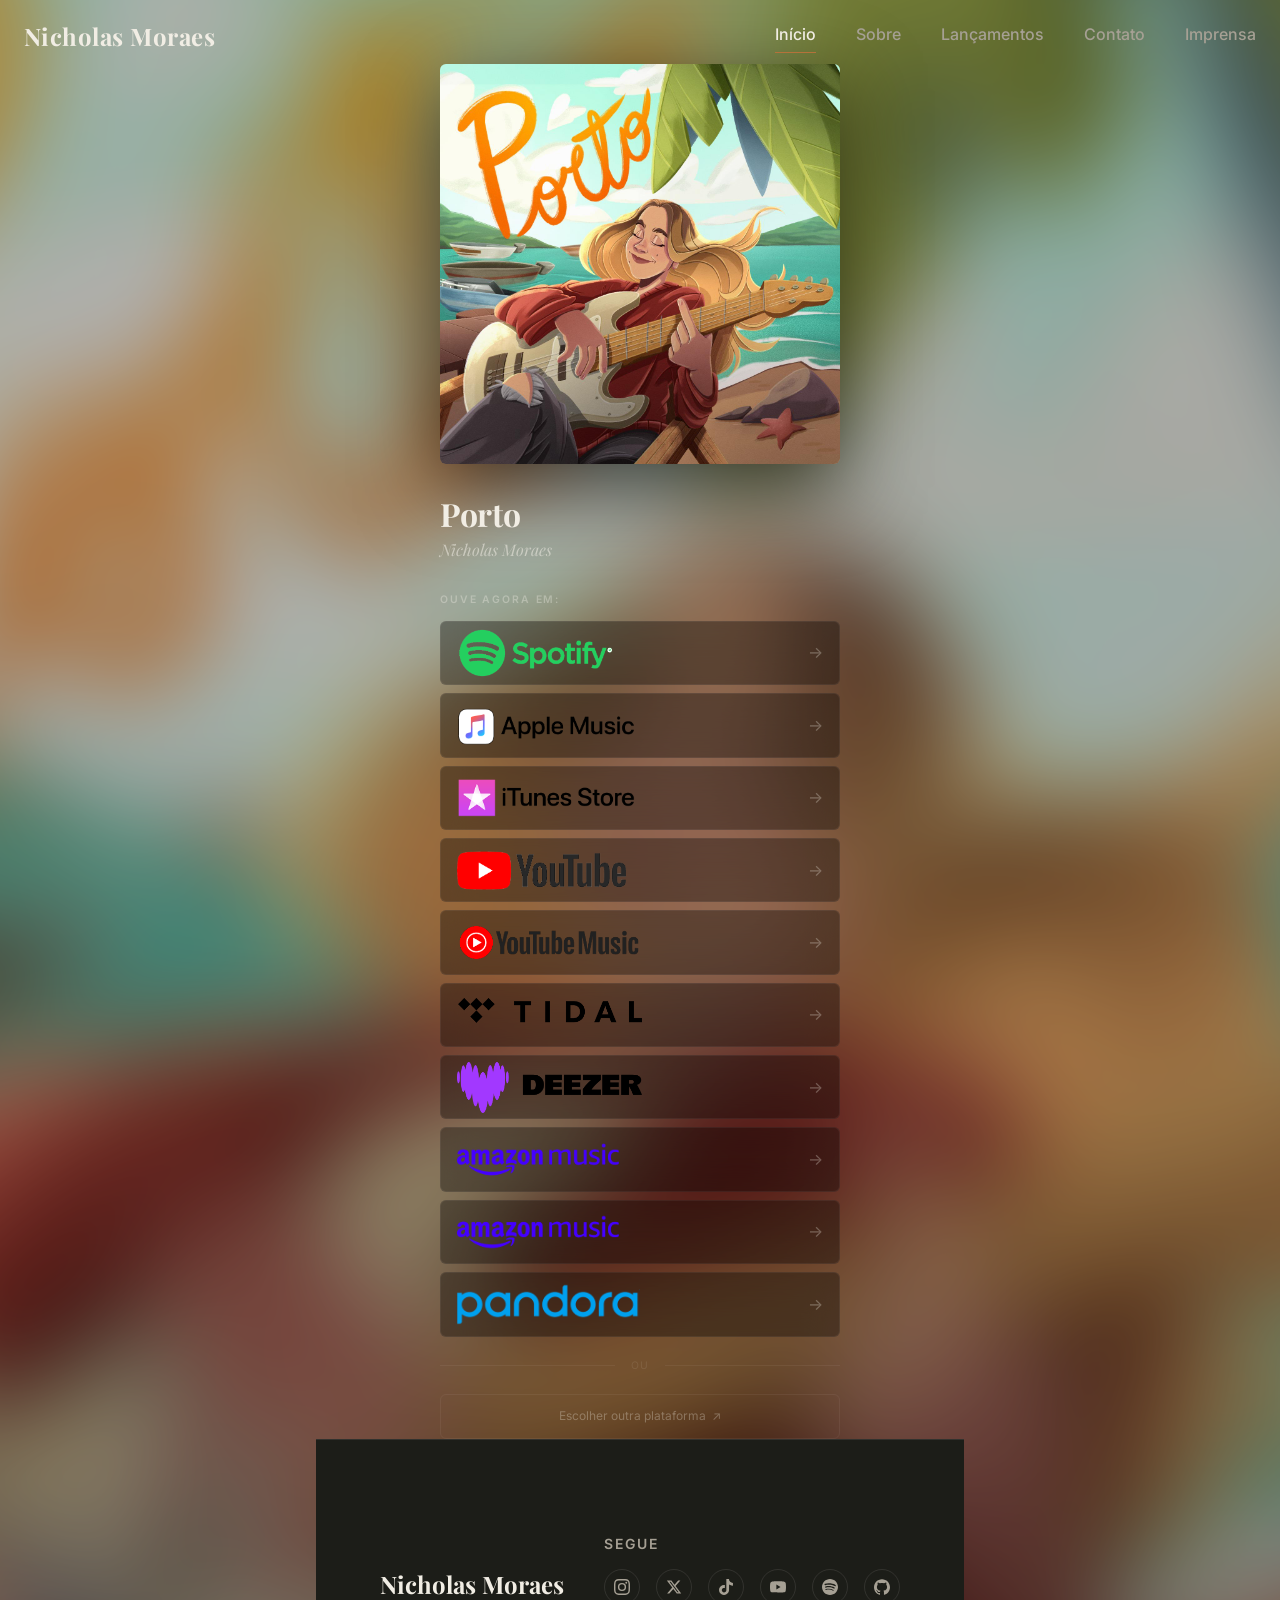
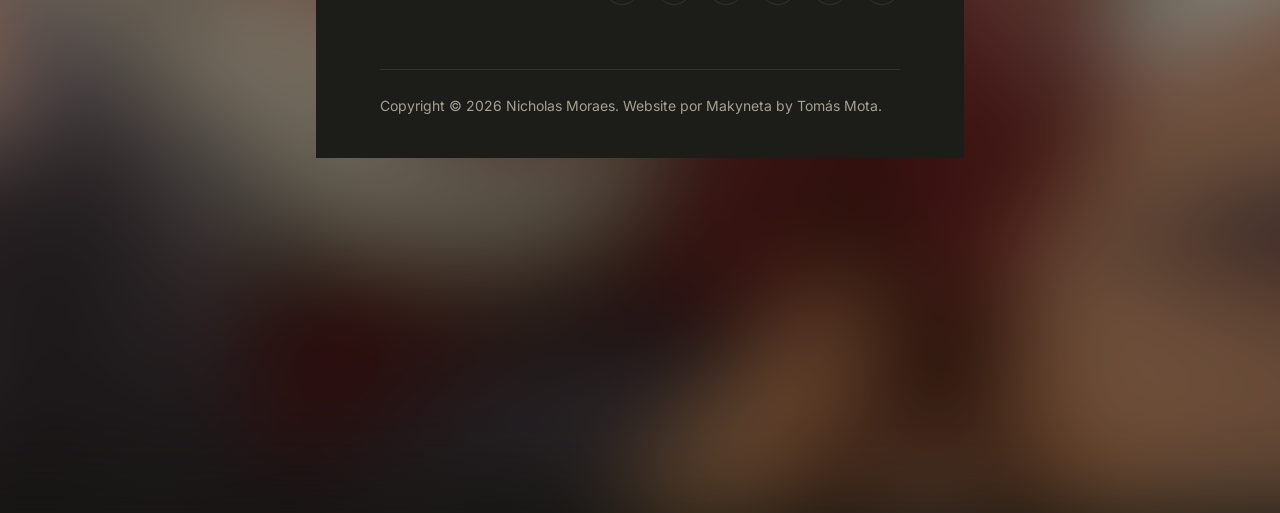
<file: ouvir/index.html>
<!DOCTYPE html>
<html lang="pt-PT">
<head>
  <meta charset="UTF-8">
  <meta name="viewport" content="width=device-width, initial-scale=1.0">
<title>Porto | Nicholas Moraes</title>
  <meta name="description" content="Ouve Porto, o single de estreia de Nicholas Moraes, na tua plataforma preferida.">

  <link rel="preconnect" href="https://fonts.googleapis.com">
  <link rel="preconnect" href="https://fonts.gstatic.com" crossorigin>
  <link href="https://fonts.googleapis.com/css2?family=Inter:wght@400;500;600&family=Playfair+Display:ital,wght@0,600;0,700;1,400&display=swap" rel="stylesheet">
  <link rel="stylesheet" href="../assets/css/style.css">

  <style>
    * { margin: 0; padding: 0; box-sizing: border-box; }

    html { background: #151712; }

    body {
      font-family: 'Inter', -apple-system, BlinkMacSystemFont, sans-serif;
      background: transparent;
      color: #f1ede4;
      min-height: 100vh;
      display: flex;
      flex-direction: column;
      align-items: center;
      padding: 6.5rem 1.5rem 4rem;
      overflow-x: hidden;
    }

    .bg {
      position: fixed;
      inset: -15%;
      z-index: -1;
      min-width: 100vw;
      min-height: 100vh;
      background: url('../assets/images/nic/0bc427f1-3580-45f4-87a0-d6f6e6d5008f.jpeg') center / cover no-repeat;
      filter: blur(50px) brightness(0.7);
    }

    .card {
      width: 100%;
      max-width: 400px;
    }

    .cover {
      width: 100%;
      aspect-ratio: 1;
      border-radius: 6px;
      overflow: hidden;
      margin-bottom: 1.5rem;
      box-shadow: 0 24px 80px rgba(0, 0, 0, 0.6);
    }

    .cover img {
      width: 100%;
      height: 100%;
      object-fit: cover;
      display: block;
    }

    h1 {
      font-family: 'Playfair Display', Georgia, serif;
      font-weight: 700;
      font-size: 1.75rem;
      line-height: 1.15;
      margin-bottom: 0.2rem;
    }

    .artist {
      font-family: 'Playfair Display', Georgia, serif;
      font-size: 1rem;
      font-style: italic;
      color: rgba(241, 237, 228, 0.55);
      margin-bottom: 1.75rem;
    }

    .label {
      font-size: 0.65rem;
      font-weight: 600;
      text-transform: uppercase;
      letter-spacing: 0.18em;
      color: rgba(241, 237, 228, 0.35);
      margin-bottom: 0.75rem;
    }

    .divider {
      display: flex;
      align-items: center;
      gap: 1rem;
      margin: 1.25rem 0;
      color: rgba(241, 237, 228, 0.1);
      font-size: 0.65rem;
      text-transform: uppercase;
      letter-spacing: 0.12em;
    }

    .divider::before,
    .divider::after {
      content: '';
      flex: 1;
      height: 1px;
      background: rgba(241, 237, 228, 0.06);
    }

    .fallback {
      display: block;
      text-align: center;
      font-size: 0.75rem;
      color: rgba(241, 237, 228, 0.3);
      text-decoration: none;
      padding: 0.7rem;
      border: 1px solid rgba(241, 237, 228, 0.06);
      border-radius: 6px;
      transition: border-color 0.2s, color 0.2s;
    }

    .fallback:hover {
      border-color: rgba(241, 237, 228, 0.15);
      color: rgba(241, 237, 228, 0.6);
    }

    .back {
      display: inline-block;
      margin-top: 2rem;
      font-size: 0.75rem;
      color: rgba(241, 237, 228, 0.25);
      text-decoration: none;
      transition: color 0.2s;
    }

    .back:hover {
      color: rgba(241, 237, 228, 0.5);
    }

    @media (min-width: 768px) {
      body { padding: 4rem 2rem 5rem; }
      .cover { margin-bottom: 2rem; }
      h1 { font-size: 2rem; }
    }
  </style>
</head>
<body>

  <div class="bg" aria-hidden="true"></div>

  <div id="site-header"></div>

  <div class="card">
    <div class="cover">
      <img src="../assets/images/nic/0bc427f1-3580-45f4-87a0-d6f6e6d5008f.jpeg" alt="Porto — Nicholas Moraes" loading="eager">
    </div>

    <h1>Porto</h1>
    <p class="artist">Nicholas Moraes</p>

    <p class="label">Ouve agora em:</p>

    <div class="ouvir-platforms">

      <a href="https://open.spotify.com/intl-pt/track/5a7trCam9eX9Zqumjldr96?si=bafd7c5083874444" class="ouvir-platform" target="_blank" rel="noopener noreferrer">
        <span class="ouvir-platform__icon"><img src="../assets/images/platforms/spotify.png" alt="Spotify"></span>
        <span class="ouvir-platform__arrow" aria-hidden="true">&#8594;</span>
      </a>

      <a href="https://music.apple.com/pt/album/porto/1767977756" class="ouvir-platform" target="_blank" rel="noopener noreferrer">
        <span class="ouvir-platform__icon"><img src="../assets/images/platforms/apple.png" alt="Apple Music"></span>
        <span class="ouvir-platform__arrow" aria-hidden="true">&#8594;</span>
      </a>

      <a href="https://music.apple.com/pt/album/porto/1767977756" class="ouvir-platform" target="_blank" rel="noopener noreferrer">
        <span class="ouvir-platform__icon"><img src="../assets/images/platforms/itunes.png" alt="iTunes Store"></span>
        <span class="ouvir-platform__arrow" aria-hidden="true">&#8594;</span>
      </a>

      <a href="https://www.youtube.com/watch?v=YsKMSRO9TsU" class="ouvir-platform" target="_blank" rel="noopener noreferrer">
        <span class="ouvir-platform__icon"><img src="../assets/images/platforms/youtube.png" alt="YouTube"></span>
        <span class="ouvir-platform__arrow" aria-hidden="true">&#8594;</span>
      </a>

      <a href="https://music.youtube.com/watch?v=YsKMSRO9TsU" class="ouvir-platform" target="_blank" rel="noopener noreferrer">
        <span class="ouvir-platform__icon"><img src="../assets/images/platforms/ytmusic.png" alt="YouTube Music"></span>
        <span class="ouvir-platform__arrow" aria-hidden="true">&#8594;</span>
      </a>

      <a href="https://www.tidal.com/track/386527424" class="ouvir-platform" target="_blank" rel="noopener noreferrer">
        <span class="ouvir-platform__icon"><img src="../assets/images/platforms/tidal.png" alt="Tidal"></span>
        <span class="ouvir-platform__arrow" aria-hidden="true">&#8594;</span>
      </a>

      <a href="https://www.deezer.com/track/2988791361" class="ouvir-platform" target="_blank" rel="noopener noreferrer">
        <span class="ouvir-platform__icon"><img src="../assets/images/platforms/deezer.png" alt="Deezer"></span>
        <span class="ouvir-platform__arrow" aria-hidden="true">&#8594;</span>
      </a>

      <a href="https://music.amazon.com/albums/B0DGNFGT6R/" class="ouvir-platform" target="_blank" rel="noopener noreferrer">
        <span class="ouvir-platform__icon"><img src="../assets/images/platforms/amazon.png" alt="Amazon Music"></span>
        <span class="ouvir-platform__arrow" aria-hidden="true">&#8594;</span>
      </a>

      <a href="https://www.amazon.com/dp/B0DGNHRs9V" class="ouvir-platform" target="_blank" rel="noopener noreferrer">
        <span class="ouvir-platform__icon"><img src="../assets/images/platforms/amazon.png" alt="Amazon Music Download"></span>
        <span class="ouvir-platform__arrow" aria-hidden="true">&#8594;</span>
      </a>

      <a href="https://pandora.app.link/?$desktop_url=https%3A%2F%2Fwww.pandora.com%2Fartist%2Fnicholas-moraes%2Fporto%2Fporto%2FTRKdKdcXjmcpJqq" class="ouvir-platform" target="_blank" rel="noopener noreferrer">
        <span class="ouvir-platform__icon"><img src="../assets/images/platforms/pandora.png" alt="Pandora"></span>
        <span class="ouvir-platform__arrow" aria-hidden="true">&#8594;</span>
      </a>

    </div>

    <div class="divider">ou</div>

    <a href="https://ffm.to/nmporto" class="fallback" target="_blank" rel="noopener noreferrer">
      Escolher outra plataforma &nbsp;&#8599;
    </a>
  </div>

  <div id="site-footer"></div>

  <script src="../assets/js/include.js"></script>
</body>
</html>
</file>
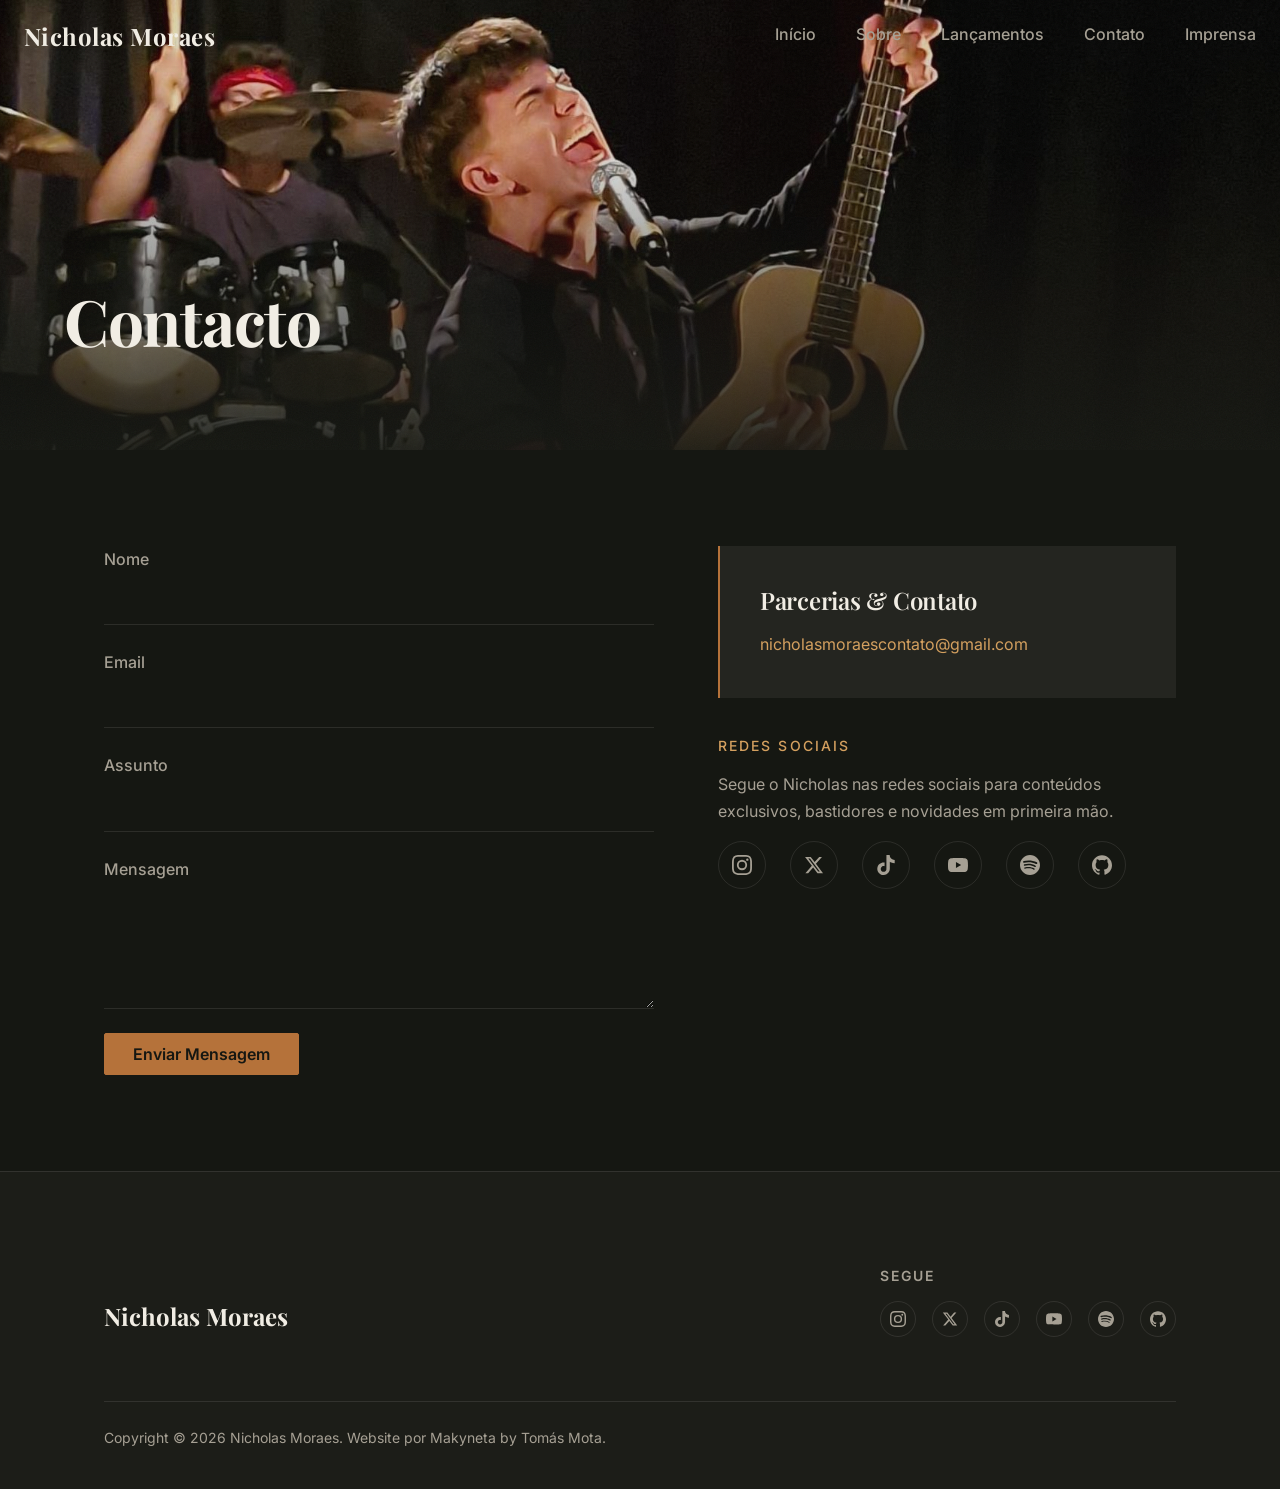
<file: contacto.html>
<!DOCTYPE html>
<html lang="pt-PT">
<head>
  <meta charset="UTF-8">
  <meta name="viewport" content="width=device-width, initial-scale=1.0">
  <title>Contacto | Nicholas Moraes</title>
  <meta name="description" content="Nicholas Moraes — músico, compositor e influenciador digital. Descobre música, bastidores e conteúdo autêntico.">

  <!-- Fonts -->
  <link rel="preconnect" href="https://fonts.googleapis.com">
  <link rel="preconnect" href="https://fonts.gstatic.com" crossorigin>
  <link href="https://fonts.googleapis.com/css2?family=Inter:wght@300;400;500;600;700&family=Playfair+Display:ital,wght@0,400;0,600;0,700;1,400;1,600&display=swap" rel="stylesheet">

  <!-- Styles -->
  <link rel="stylesheet" href="assets/css/style.css">

  <!-- Icons -->
  <link rel="icon" type="image/x-icon" href="favicon.ico">
  <link rel="apple-touch-icon" href="favicon.ico">
  <meta property="og:title" content="Contacto | Nicholas Moraes">
  <meta property="og:description" content="Nicholas Moraes — músico, compositor e influenciador digital. Descobre música, bastidores e conteúdo autêntico.">
  <meta property="og:image" content="https://makyneta.github.io/m0rwes/assets/images/nic/b6043b89-a17a-4467-a01e-5a7d01a55ee8.jpeg">
  <meta property="og:url" content="https://makyneta.github.io/m0rwes/contacto">
  <meta name="twitter:card" content="summary_large_image">
  <meta name="twitter:image" content="https://makyneta.github.io/m0rwes/assets/images/nic/b6043b89-a17a-4467-a01e-5a7d01a55ee8.jpeg">
</head>
<body>

  <div id="site-header"></div>

  <!-- ========== PAGE HERO ========== -->
  <section class="hero hero--page" aria-label="Contacto">
    <!-- REPLACE WITH HERO IMAGE FOR CONTACT PAGE -->
    <img src="assets/images/ui/page-top-img.jpeg" alt="" class="hero__image" loading="eager">
    <div class="hero__overlay" aria-hidden="true"></div>
    <div class="hero__content">
      <h1 class="hero__title fade-in">Contacto</h1>
    </div>
  </section>

  <!-- ========== CONTACT SECTION ========== -->
  <section class="section section--dark" aria-labelledby="contact-title">
     <div class="container">
      <!--<div class="section__header fade-in">
        <span class="section-label">CONTATO</span>
        <h2 id="contact-title" class="section__title">Contacto</h2>
      </div> -->

      <div class="contact-grid">
        <!-- Contact form -->
        <div class="fade-in">
          <!--
            CONTACT FORM — Static HTML form for GitHub Pages.
            ---------------------------------------------------
            TO MAKE IT FUNCTIONAL:
            Replace the action attribute with a form backend URL.
            Recommended: use Formspree (formspree.io) — it's free
            for basic usage and works perfectly with static sites.

            Example Formspree action:
            <form action="https://formspree.io/f/YOUR-FORM-ID" method="POST">

            Alternatively, you can use a serverless function
            (Cloudflare Workers, Vercel, Netlify Functions, etc.)
            to handle form submissions.
          -->
          <form class="contact-form" action="https://formspree.io/f/xvgbagja" method="POST" onsubmit="alert('Obrigado! Será respondido brevemente.');">
            <div class="form-group">
              <label for="contact-name" class="form-group__label">Nome</label>
              <input id="contact-name" type="text" name="NicholasMoraes_Name" class="form-group__input" required>
            </div>

            <div class="form-group">
              <label for="contact-email" class="form-group__label">Email</label>
              <input id="contact-email" type="email" name="NicholasMoraes_Email" class="form-group__input" required>
            </div>

            <div class="form-group">
              <label for="contact-subject" class="form-group__label">Assunto</label>
              <input id="contact-subject" type="text" name="subject" class="form-group__input" required>
            </div>

            <div class="form-group">
              <label for="contact-message" class="form-group__label">Mensagem</label>
              <textarea id="contact-message" name="NicholasMoraes_Message" class="form-group__textarea" required></textarea>
            </div>

            <button type="submit" class="btn btn--primary" style="align-self: flex-start;">
              Enviar Mensagem
            </button>
          </form>

          <!--
            NOTE FOR THE DEVELOPER:
            When you connect a real form backend, remember to:
            - Add method="POST" to the <form> tag
            - Set the action to your backend URL
            - Optionally add a hidden redirect or success message
            - Remove the onsubmit fallback if you add a real action
          -->
        </div>

        <!-- Sidebar: Booking note + social links -->
        <div class="fade-in">
          <!-- Booking / Business inquiry -->
          <div class="booking-note">
            <h3 class="booking-note__title">Parcerias &amp; Contato</h3>
            <!-- <p class="booking-note__text">
              Se és de uma marca, editora, ou queres convidar o Nicholas para
              um evento, colaboração ou entrevista, envia-nos um email com
              todos os detalhes. Respondemos o mais rápido possível.
            </p> -->
            <p class="booking-note__text" style="margin-top: var(--space-sm);">
              <!-- <strong>Booking:</strong> -->
              <a href="mailto:nicholasmoraescontato@gmail.com">nicholasmoraescontato@gmail.com</a>
            </p>
          </div>

          <!-- Social links -->
          <div style="margin-top: var(--space-lg);">
            <h3 class="section-label" style="margin-bottom: var(--space-sm);">Redes Sociais</h3>
            <p style="color: var(--color-text-muted); font-size: var(--text-sm); margin-bottom: var(--space-sm);">
              Segue o Nicholas nas redes sociais para conteúdos exclusivos,
              bastidores e novidades em primeira mão.
            </p>
            <div class="contact-social">
              <a href="https://www.instagram.com/m0rwes/" class="contact-social__link" target="_blank" rel="noopener noreferrer" aria-label="Instagram">
                <svg viewBox="0 0 24 24" xmlns="http://www.w3.org/2000/svg" aria-hidden="true">
                  <path d="M12 2.163c3.204 0 3.584.012 4.85.07 3.252.148 4.771 1.691 4.919 4.919.058 1.265.069 1.645.069 4.849 0 3.205-.012 3.584-.069 4.849-.149 3.225-1.664 4.771-4.919 4.919-1.266.058-1.644.07-4.85.07-3.204 0-3.584-.012-4.849-.07-3.26-.149-4.771-1.699-4.919-4.92-.058-1.265-.07-1.644-.07-4.849 0-3.204.013-3.583.07-4.849.149-3.227 1.664-4.771 4.919-4.919 1.266-.057 1.645-.069 4.849-.069zM12 0C8.741 0 8.333.014 7.053.072 2.695.272.273 2.69.073 7.052.014 8.333 0 8.741 0 12c0 3.259.014 3.668.072 4.948.2 4.358 2.618 6.78 6.98 6.98C8.333 23.986 8.741 24 12 24c3.259 0 3.668-.014 4.948-.072 4.354-.2 6.782-2.618 6.979-6.98.059-1.28.073-1.689.073-4.948 0-3.259-.014-3.667-.072-4.947-.196-4.354-2.617-6.78-6.979-6.98C15.668.014 15.259 0 12 0zm0 5.838a6.162 6.162 0 100 12.324 6.162 6.162 0 000-12.324zM12 16a4 4 0 110-8 4 4 0 010 8zm6.406-11.845a1.44 1.44 0 100 2.881 1.44 1.44 0 000-2.881z"/>
                </svg>
              </a>
              <a href="https://x.com/m0rwes" class="contact-social__link" target="_blank" rel="noopener noreferrer" aria-label="X (Twitter)">
                <svg viewBox="0 0 24 24" xmlns="http://www.w3.org/2000/svg" aria-hidden="true">
                  <path d="M18.244 2.25h3.308l-7.227 8.26 8.502 11.24H16.17l-5.214-6.817L4.99 21.75H1.68l7.73-8.835L1.254 2.25H8.08l4.713 6.231zm-1.161 17.52h1.833L7.084 4.126H5.117z"/>
                </svg>
              </a>
              <a href="https://www.tiktok.com/@m0rwes" class="contact-social__link" target="_blank" rel="noopener noreferrer" aria-label="TikTok">
                <svg viewBox="0 0 24 24" xmlns="http://www.w3.org/2000/svg" aria-hidden="true">
                  <path d="M12.525.02c1.31-.02 2.61-.01 3.91-.02.08 1.53.63 3.09 1.75 4.17 1.12 1.11 2.7 1.62 4.24 1.79v4.03c-1.44-.05-2.89-.35-4.2-.97-.57-.26-1.1-.59-1.62-.93-.01 2.92.01 5.84-.02 8.75-.08 1.4-.54 2.79-1.35 3.94-1.31 1.92-3.58 3.17-5.91 3.21-1.43.08-2.86-.31-4.08-1.03-2.02-1.19-3.44-3.37-3.65-5.71-.02-.5-.03-1-.01-1.49.18-1.9 1.12-3.72 2.58-4.96 1.66-1.44 3.98-2.13 6.15-1.72.02 1.48-.04 2.96-.04 4.44-.99-.32-2.15-.23-3.02.37-.63.41-1.11 1.04-1.36 1.75-.21.51-.15 1.07-.14 1.61.24 1.64 1.82 3.02 3.5 2.87 1.12-.01 2.19-.66 2.77-1.61.19-.33.4-.67.41-1.06.1-1.79.06-3.57.07-5.36.01-4.03-.01-8.05.02-12.07z"/>
                </svg>
              </a>
              <a href="https://youtube.com/@niicholasmoraes" class="contact-social__link" target="_blank" rel="noopener noreferrer" aria-label="YouTube">
                <svg viewBox="0 0 24 24" xmlns="http://www.w3.org/2000/svg" aria-hidden="true">
                  <path d="M23.498 6.186a3.016 3.016 0 00-2.122-2.136C19.505 3.545 12 3.545 12 3.545s-7.505 0-9.377.505A3.017 3.017 0 00.502 6.186C0 8.07 0 12 0 12s0 3.93.502 5.814a3.016 3.016 0 002.122 2.136c1.871.505 9.376.505 9.376.505s7.505 0 9.377-.505a3.015 3.015 0 002.122-2.136C24 15.93 24 12 24 12s0-3.93-.502-5.814zM9.545 15.568V8.432L15.818 12l-6.273 3.568z"/>
                </svg>
              </a>
              <a href="https://open.spotify.com/artist/0h7zqakV6XeYYgv1rP8pnE" class="contact-social__link" target="_blank" rel="noopener noreferrer" aria-label="Spotify">
                <svg viewBox="0 0 24 24" xmlns="http://www.w3.org/2000/svg" aria-hidden="true">
                  <path d="M12 0C5.4 0 0 5.4 0 12s5.4 12 12 12 12-5.4 12-12S18.66 0 12 0zm5.521 17.34c-.24.359-.66.48-1.021.24-2.82-1.74-6.36-2.101-10.561-1.141-.418.122-.779-.179-.899-.539-.12-.421.18-.78.54-.9 4.56-1.021 8.52-.6 11.64 1.32.42.18.479.659.301 1.02zm1.44-3.3c-.301.42-.841.6-1.262.3-3.239-1.98-8.159-2.58-11.939-1.38-.479.12-1.02-.12-1.14-.6-.12-.48.12-1.021.6-1.141C9.6 9.9 15 10.561 18.72 12.84c.361.181.54.78.241 1.2zm.12-3.36C15.24 8.4 8.82 8.16 5.16 9.301c-.6.179-1.2-.181-1.38-.721-.18-.601.18-1.2.72-1.381 4.26-1.26 11.28-1.02 15.721 1.621.539.3.719 1.02.419 1.56-.299.421-1.02.599-1.559.3z"/>
                </svg>
              </a>
              <a href="https://github.com/niicholasmoraes" class="contact-social__link" target="_blank" rel="noopener noreferrer" aria-label="GitHub">
                <svg viewBox="0 0 24 24" xmlns="http://www.w3.org/2000/svg" aria-hidden="true">
                  <path d="M12 .297c-6.63 0-12 5.373-12 12 0 5.303 3.438 9.8 8.205 11.385.6.113.82-.258.82-.577 0-.285-.01-1.04-.015-2.04-3.338.724-4.042-1.61-4.042-1.61C4.422 18.07 3.633 17.7 3.633 17.7c-1.087-.744.084-.729.084-.729 1.205.084 1.838 1.236 1.838 1.236 1.07 1.835 2.809 1.305 3.495.998.108-.776.417-1.305.76-1.605-2.665-.3-5.466-1.332-5.466-5.93 0-1.31.465-2.38 1.235-3.22-.135-.303-.54-1.523.105-3.176 0 0 1.005-.322 3.3 1.23.96-.267 1.98-.399 3-.405 1.02.006 2.04.138 3 .405 2.28-1.552 3.285-1.23 3.285-1.23.645 1.653.24 2.873.12 3.176.765.84 1.23 1.91 1.23 3.22 0 4.61-2.805 5.625-5.475 5.92.42.36.81 1.096.81 2.22 0 1.606-.015 2.896-.015 3.286 0 .315.21.69.825.57C20.565 22.092 24 17.592 24 12.297c0-6.627-5.373-12-12-12"/>
                </svg>
              </a>
            </div>
          </div>

          <!-- Direct email (fallback) -->
          <!-- <div style="margin-top: var(--space-lg);">
            <p style="font-size: var(--text-sm); color: var(--color-text-muted);">
              Preferes um contacto mais direto?<br>
              <a href="mailto:ola@nicholasmoraes.com" style="font-weight: 500;">ola@nicholasmoraes.com</a>
            </p>
          </div> -->
        </div>
      </div>
    </div>
  </section>

  <div id="site-footer"></div>

  <script src="assets/js/include.js"></script>
  <script src="assets/js/main.js"></script>
</body>
</html>
</file>
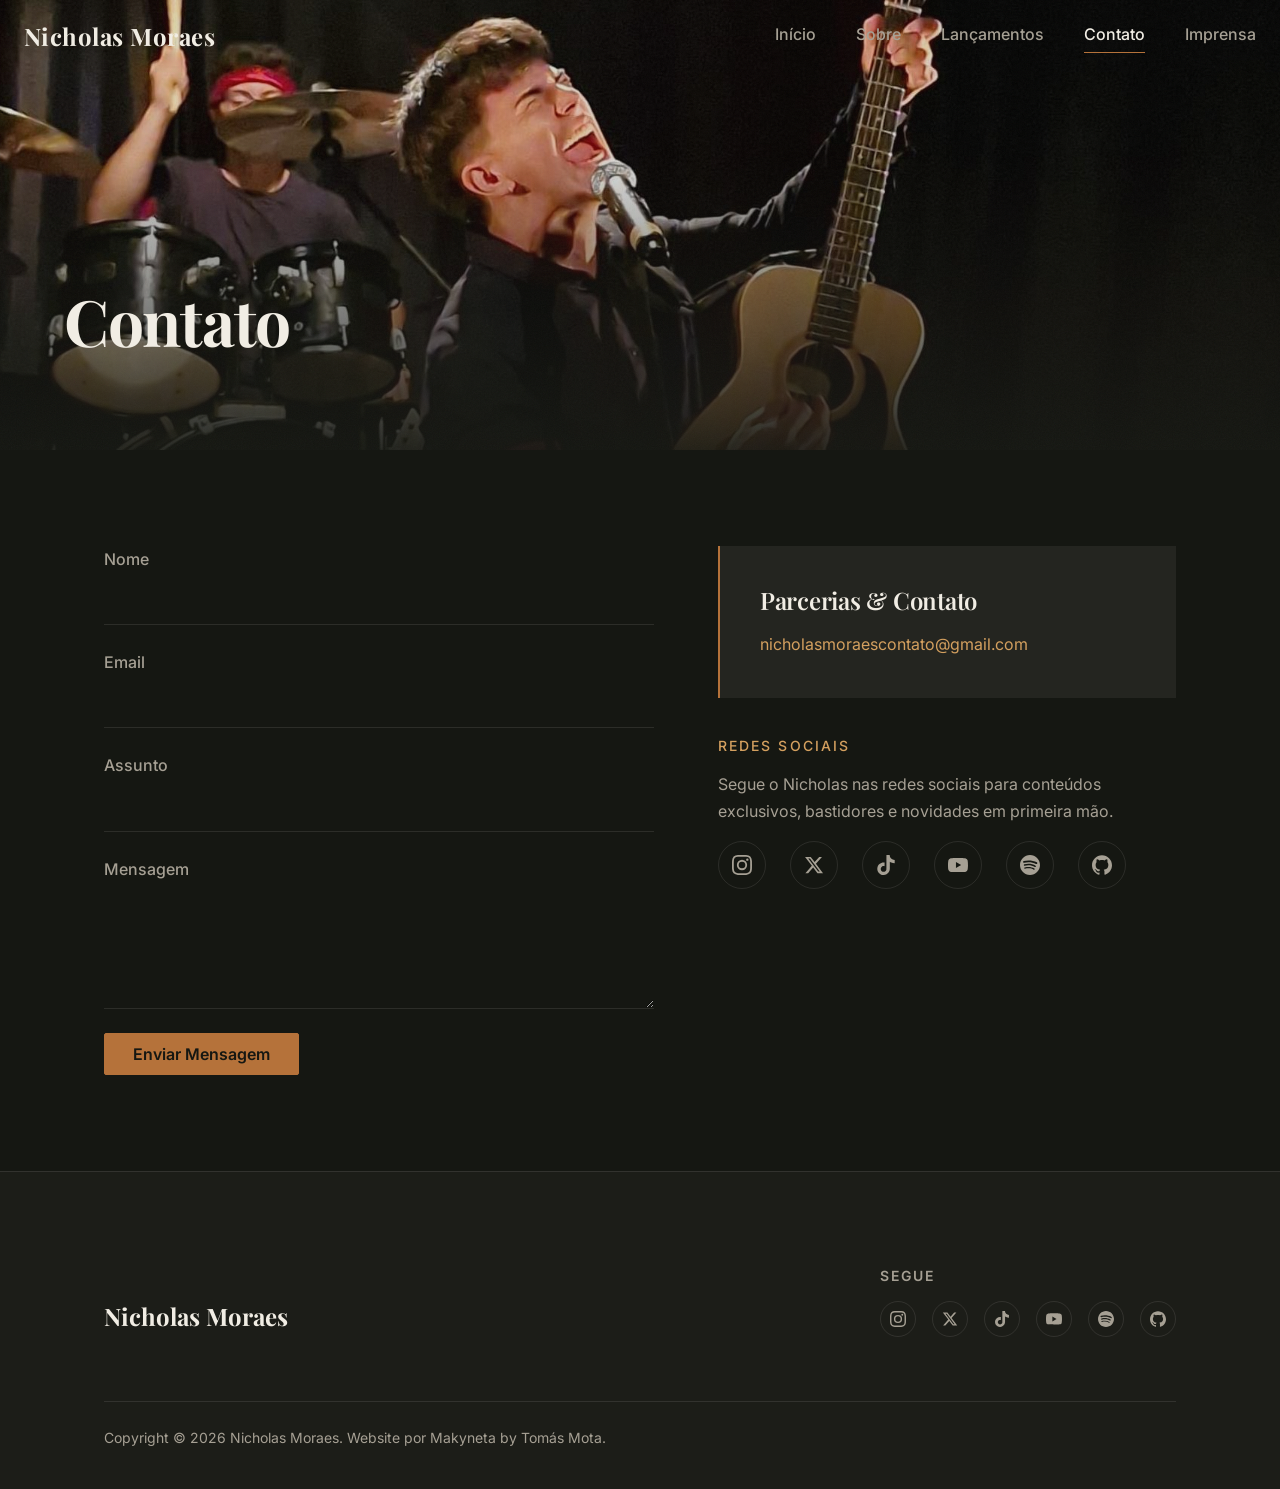
<file: contato.html>
<!DOCTYPE html>
<html lang="pt-PT">
<head>
  <meta charset="UTF-8">
  <meta name="viewport" content="width=device-width, initial-scale=1.0">
  <title>Contato | Nicholas Moraes</title>
  <meta name="description" content="Nicholas Moraes — músico, compositor e influenciador digital. Descobre música, bastidores e conteúdo autêntico.">

  <!-- Fonts -->
  <link rel="preconnect" href="https://fonts.googleapis.com">
  <link rel="preconnect" href="https://fonts.gstatic.com" crossorigin>
  <link href="https://fonts.googleapis.com/css2?family=Inter:wght@300;400;500;600;700&family=Playfair+Display:ital,wght@0,400;0,600;0,700;1,400;1,600&display=swap" rel="stylesheet">

  <!-- Styles -->
  <link rel="stylesheet" href="assets/css/style.css">

  <!-- Icons -->
  <link rel="icon" type="image/x-icon" href="favicon.ico">
  <link rel="apple-touch-icon" href="favicon.ico">
  <meta property="og:title" content="Contato | Nicholas Moraes">
  <meta property="og:description" content="Nicholas Moraes — músico, compositor e influenciador digital. Descobre música, bastidores e conteúdo autêntico.">
  <meta property="og:image" content="https://makyneta.github.io/m0rwes/assets/images/nic/b6043b89-a17a-4467-a01e-5a7d01a55ee8.jpeg">
  <meta property="og:url" content="https://makyneta.github.io/m0rwes/contacto">
  <meta name="twitter:card" content="summary_large_image">
  <meta name="twitter:image" content="https://makyneta.github.io/m0rwes/assets/images/nic/b6043b89-a17a-4467-a01e-5a7d01a55ee8.jpeg">
</head>
<body>

  <div id="site-header"></div>

  <!-- ========== PAGE HERO ========== -->
  <section class="hero hero--page" aria-label="Contacto">
    <!-- REPLACE WITH HERO IMAGE FOR CONTACT PAGE -->
    <img src="assets/images/ui/page-top-img.jpeg" alt="" class="hero__image" loading="eager">
    <div class="hero__overlay" aria-hidden="true"></div>
    <div class="hero__content">
      <h1 class="hero__title fade-in">Contato</h1>
    </div>
  </section>

  <!-- ========== CONTACT SECTION ========== -->
  <section class="section section--dark" aria-labelledby="contact-title">
     <div class="container">
      <!--<div class="section__header fade-in">
        <span class="section-label">CONTATO</span>
        <h2 id="contact-title" class="section__title">Contacto</h2>
      </div> -->

      <div class="contact-grid">
        <!-- Contact form -->
        <div class="fade-in">
          <!--
            CONTACT FORM — Static HTML form for GitHub Pages.
            ---------------------------------------------------
            TO MAKE IT FUNCTIONAL:
            Replace the action attribute with a form backend URL.
            Recommended: use Formspree (formspree.io) — it's free
            for basic usage and works perfectly with static sites.

            Example Formspree action:
            <form action="https://formspree.io/f/YOUR-FORM-ID" method="POST">

            Alternatively, you can use a serverless function
            (Cloudflare Workers, Vercel, Netlify Functions, etc.)
            to handle form submissions.
          -->
          <form class="contact-form" action="https://formspree.io/f/xvgbagja" method="POST" onsubmit="alert('Obrigado! Será respondido brevemente.');">
            <div class="form-group">
              <label for="contact-name" class="form-group__label">Nome</label>
              <input id="contact-name" type="text" name="NicholasMoraes_Name" class="form-group__input" required>
            </div>

            <div class="form-group">
              <label for="contact-email" class="form-group__label">Email</label>
              <input id="contact-email" type="email" name="NicholasMoraes_Email" class="form-group__input" required>
            </div>

            <div class="form-group">
              <label for="contact-subject" class="form-group__label">Assunto</label>
              <input id="contact-subject" type="text" name="subject" class="form-group__input" required>
            </div>

            <div class="form-group">
              <label for="contact-message" class="form-group__label">Mensagem</label>
              <textarea id="contact-message" name="NicholasMoraes_Message" class="form-group__textarea" required></textarea>
            </div>

            <button type="submit" class="btn btn--primary" style="align-self: flex-start;">
              Enviar Mensagem
            </button>
          </form>

          <!--
            NOTE FOR THE DEVELOPER:
            When you connect a real form backend, remember to:
            - Add method="POST" to the <form> tag
            - Set the action to your backend URL
            - Optionally add a hidden redirect or success message
            - Remove the onsubmit fallback if you add a real action
          -->
        </div>

        <!-- Sidebar: Booking note + social links -->
        <div class="fade-in">
          <!-- Booking / Business inquiry -->
          <div class="booking-note">
            <h3 class="booking-note__title">Parcerias &amp; Contato</h3>
            <!-- <p class="booking-note__text">
              Se és de uma marca, editora, ou queres convidar o Nicholas para
              um evento, colaboração ou entrevista, envia-nos um email com
              todos os detalhes. Respondemos o mais rápido possível.
            </p> -->
            <p class="booking-note__text" style="margin-top: var(--space-sm);">
              <!-- <strong>Booking:</strong> -->
              <a href="mailto:nicholasmoraescontato@gmail.com">nicholasmoraescontato@gmail.com</a>
            </p>
          </div>

          <!-- Social links -->
          <div style="margin-top: var(--space-lg);">
            <h3 class="section-label" style="margin-bottom: var(--space-sm);">Redes Sociais</h3>
            <p style="color: var(--color-text-muted); font-size: var(--text-sm); margin-bottom: var(--space-sm);">
              Segue o Nicholas nas redes sociais para conteúdos exclusivos,
              bastidores e novidades em primeira mão.
            </p>
            <div class="contact-social">
              <a href="https://www.instagram.com/m0rwes/" class="contact-social__link" target="_blank" rel="noopener noreferrer" aria-label="Instagram">
                <svg viewBox="0 0 24 24" xmlns="http://www.w3.org/2000/svg" aria-hidden="true">
                  <path d="M12 2.163c3.204 0 3.584.012 4.85.07 3.252.148 4.771 1.691 4.919 4.919.058 1.265.069 1.645.069 4.849 0 3.205-.012 3.584-.069 4.849-.149 3.225-1.664 4.771-4.919 4.919-1.266.058-1.644.07-4.85.07-3.204 0-3.584-.012-4.849-.07-3.26-.149-4.771-1.699-4.919-4.92-.058-1.265-.07-1.644-.07-4.849 0-3.204.013-3.583.07-4.849.149-3.227 1.664-4.771 4.919-4.919 1.266-.057 1.645-.069 4.849-.069zM12 0C8.741 0 8.333.014 7.053.072 2.695.272.273 2.69.073 7.052.014 8.333 0 8.741 0 12c0 3.259.014 3.668.072 4.948.2 4.358 2.618 6.78 6.98 6.98C8.333 23.986 8.741 24 12 24c3.259 0 3.668-.014 4.948-.072 4.354-.2 6.782-2.618 6.979-6.98.059-1.28.073-1.689.073-4.948 0-3.259-.014-3.667-.072-4.947-.196-4.354-2.617-6.78-6.979-6.98C15.668.014 15.259 0 12 0zm0 5.838a6.162 6.162 0 100 12.324 6.162 6.162 0 000-12.324zM12 16a4 4 0 110-8 4 4 0 010 8zm6.406-11.845a1.44 1.44 0 100 2.881 1.44 1.44 0 000-2.881z"/>
                </svg>
              </a>
              <a href="https://x.com/m0rwes" class="contact-social__link" target="_blank" rel="noopener noreferrer" aria-label="X (Twitter)">
                <svg viewBox="0 0 24 24" xmlns="http://www.w3.org/2000/svg" aria-hidden="true">
                  <path d="M18.244 2.25h3.308l-7.227 8.26 8.502 11.24H16.17l-5.214-6.817L4.99 21.75H1.68l7.73-8.835L1.254 2.25H8.08l4.713 6.231zm-1.161 17.52h1.833L7.084 4.126H5.117z"/>
                </svg>
              </a>
              <a href="https://www.tiktok.com/@m0rwes" class="contact-social__link" target="_blank" rel="noopener noreferrer" aria-label="TikTok">
                <svg viewBox="0 0 24 24" xmlns="http://www.w3.org/2000/svg" aria-hidden="true">
                  <path d="M12.525.02c1.31-.02 2.61-.01 3.91-.02.08 1.53.63 3.09 1.75 4.17 1.12 1.11 2.7 1.62 4.24 1.79v4.03c-1.44-.05-2.89-.35-4.2-.97-.57-.26-1.1-.59-1.62-.93-.01 2.92.01 5.84-.02 8.75-.08 1.4-.54 2.79-1.35 3.94-1.31 1.92-3.58 3.17-5.91 3.21-1.43.08-2.86-.31-4.08-1.03-2.02-1.19-3.44-3.37-3.65-5.71-.02-.5-.03-1-.01-1.49.18-1.9 1.12-3.72 2.58-4.96 1.66-1.44 3.98-2.13 6.15-1.72.02 1.48-.04 2.96-.04 4.44-.99-.32-2.15-.23-3.02.37-.63.41-1.11 1.04-1.36 1.75-.21.51-.15 1.07-.14 1.61.24 1.64 1.82 3.02 3.5 2.87 1.12-.01 2.19-.66 2.77-1.61.19-.33.4-.67.41-1.06.1-1.79.06-3.57.07-5.36.01-4.03-.01-8.05.02-12.07z"/>
                </svg>
              </a>
              <a href="https://youtube.com/@niicholasmoraes" class="contact-social__link" target="_blank" rel="noopener noreferrer" aria-label="YouTube">
                <svg viewBox="0 0 24 24" xmlns="http://www.w3.org/2000/svg" aria-hidden="true">
                  <path d="M23.498 6.186a3.016 3.016 0 00-2.122-2.136C19.505 3.545 12 3.545 12 3.545s-7.505 0-9.377.505A3.017 3.017 0 00.502 6.186C0 8.07 0 12 0 12s0 3.93.502 5.814a3.016 3.016 0 002.122 2.136c1.871.505 9.376.505 9.376.505s7.505 0 9.377-.505a3.015 3.015 0 002.122-2.136C24 15.93 24 12 24 12s0-3.93-.502-5.814zM9.545 15.568V8.432L15.818 12l-6.273 3.568z"/>
                </svg>
              </a>
              <a href="https://open.spotify.com/artist/0h7zqakV6XeYYgv1rP8pnE" class="contact-social__link" target="_blank" rel="noopener noreferrer" aria-label="Spotify">
                <svg viewBox="0 0 24 24" xmlns="http://www.w3.org/2000/svg" aria-hidden="true">
                  <path d="M12 0C5.4 0 0 5.4 0 12s5.4 12 12 12 12-5.4 12-12S18.66 0 12 0zm5.521 17.34c-.24.359-.66.48-1.021.24-2.82-1.74-6.36-2.101-10.561-1.141-.418.122-.779-.179-.899-.539-.12-.421.18-.78.54-.9 4.56-1.021 8.52-.6 11.64 1.32.42.18.479.659.301 1.02zm1.44-3.3c-.301.42-.841.6-1.262.3-3.239-1.98-8.159-2.58-11.939-1.38-.479.12-1.02-.12-1.14-.6-.12-.48.12-1.021.6-1.141C9.6 9.9 15 10.561 18.72 12.84c.361.181.54.78.241 1.2zm.12-3.36C15.24 8.4 8.82 8.16 5.16 9.301c-.6.179-1.2-.181-1.38-.721-.18-.601.18-1.2.72-1.381 4.26-1.26 11.28-1.02 15.721 1.621.539.3.719 1.02.419 1.56-.299.421-1.02.599-1.559.3z"/>
                </svg>
              </a>
              <a href="https://github.com/niicholasmoraes" class="contact-social__link" target="_blank" rel="noopener noreferrer" aria-label="GitHub">
                <svg viewBox="0 0 24 24" xmlns="http://www.w3.org/2000/svg" aria-hidden="true">
                  <path d="M12 .297c-6.63 0-12 5.373-12 12 0 5.303 3.438 9.8 8.205 11.385.6.113.82-.258.82-.577 0-.285-.01-1.04-.015-2.04-3.338.724-4.042-1.61-4.042-1.61C4.422 18.07 3.633 17.7 3.633 17.7c-1.087-.744.084-.729.084-.729 1.205.084 1.838 1.236 1.838 1.236 1.07 1.835 2.809 1.305 3.495.998.108-.776.417-1.305.76-1.605-2.665-.3-5.466-1.332-5.466-5.93 0-1.31.465-2.38 1.235-3.22-.135-.303-.54-1.523.105-3.176 0 0 1.005-.322 3.3 1.23.96-.267 1.98-.399 3-.405 1.02.006 2.04.138 3 .405 2.28-1.552 3.285-1.23 3.285-1.23.645 1.653.24 2.873.12 3.176.765.84 1.23 1.91 1.23 3.22 0 4.61-2.805 5.625-5.475 5.92.42.36.81 1.096.81 2.22 0 1.606-.015 2.896-.015 3.286 0 .315.21.69.825.57C20.565 22.092 24 17.592 24 12.297c0-6.627-5.373-12-12-12"/>
                </svg>
              </a>
            </div>
          </div>

          <!-- Direct email (fallback) -->
          <!-- <div style="margin-top: var(--space-lg);">
            <p style="font-size: var(--text-sm); color: var(--color-text-muted);">
              Preferes um contacto mais direto?<br>
              <a href="mailto:ola@nicholasmoraes.com" style="font-weight: 500;">ola@nicholasmoraes.com</a>
            </p>
          </div> -->
        </div>
      </div>
    </div>
  </section>

  <div id="site-footer"></div>

  <script src="assets/js/include.js"></script>
  <script src="assets/js/main.js"></script>
</body>
</html>
</file>
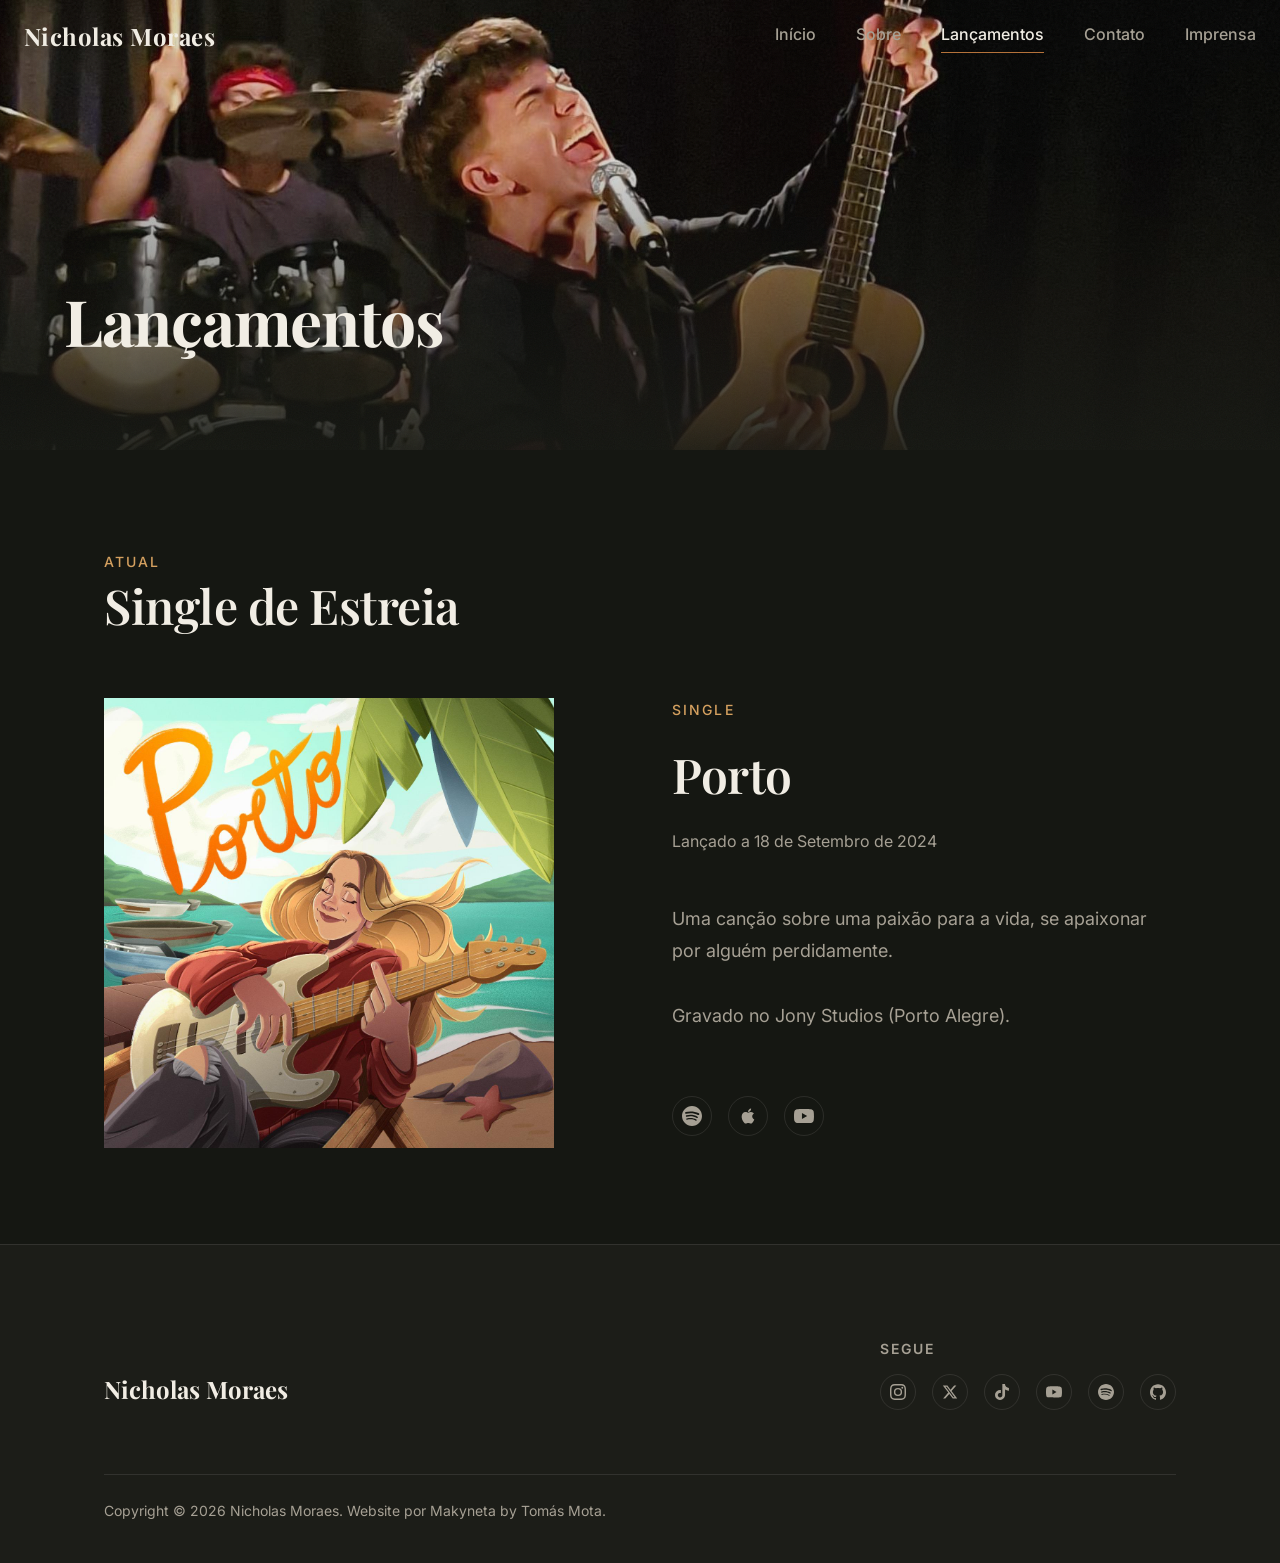
<file: lancamentos.html>
<!DOCTYPE html>
<html lang="pt-PT">
<head>
  <meta charset="UTF-8">
  <meta name="viewport" content="width=device-width, initial-scale=1.0">
  <title>Lançamentos | Nicholas Moraes</title>
  <meta name="description" content="Nicholas Moraes — músico, compositor e influenciador digital. Descobre música, bastidores e conteúdo autêntico.">

  <!-- Fonts -->
  <link rel="preconnect" href="https://fonts.googleapis.com">
  <link rel="preconnect" href="https://fonts.gstatic.com" crossorigin>
  <link href="https://fonts.googleapis.com/css2?family=Inter:wght@300;400;500;600;700&family=Playfair+Display:ital,wght@0,400;0,600;0,700;1,400;1,600&display=swap" rel="stylesheet">

  <!-- Styles -->
  <link rel="stylesheet" href="assets/css/style.css">

  <!-- Icons -->
  <link rel="icon" type="image/x-icon" href="favicon.ico">
  <link rel="apple-touch-icon" href="favicon.ico">
  <meta property="og:title" content="Lançamentos | Nicholas Moraes">
  <meta property="og:description" content="Nicholas Moraes — músico, compositor e influenciador digital. Descobre música, bastidores e conteúdo autêntico.">
  <meta property="og:image" content="https://makyneta.github.io/m0rwes/assets/images/nic/b6043b89-a17a-4467-a01e-5a7d01a55ee8.jpeg">
  <meta property="og:url" content="https://makyneta.github.io/m0rwes/lancamentos">
  <meta name="twitter:card" content="summary_large_image">
  <meta name="twitter:image" content="https://makyneta.github.io/m0rwes/assets/images/nic/b6043b89-a17a-4467-a01e-5a7d01a55ee8.jpeg">
</head>
<body>

  <div id="site-header"></div>

  <!-- ========== PAGE HERO ========== -->
  <section class="hero hero--page" aria-label="Lançamentos">
    <!-- REPLACE WITH HERO IMAGE FOR RELEASES PAGE -->
    <img src="assets/images/ui/page-top-img.jpeg" alt="" class="hero__image" loading="eager">
    <div class="hero__overlay" aria-hidden="true"></div>
    <div class="hero__content">
      <h1 class="hero__title fade-in">Lançamentos</h1>
    </div>
  </section>

  <!-- ========== FEATURED RELEASE (Current Single) ========== -->
  <section class="section section--dark" aria-labelledby="featured-release-title">
    <div class="container">
      <div class="section__header fade-in">
        <span class="section-label">Atual</span>
        <h2 id="featured-release-title" class="section__title">Single de Estreia</h2>
      </div>

      <!--
        --- SINGLE RELEASE FEATURE ---
        Copy this entire .release-feature block to add more releases.
        Each block represents one single/EP/album.
      -->
      <div class="release-feature">
        <div class="release-feature__art fade-in">
          <!-- REPLACE WITH ACTUAL COVER ART IMAGE -->
          <img src="assets/images/nic/0bc427f1-3580-45f4-87a0-d6f6e6d5008f.jpeg" alt="Capa // Porto" loading="lazy">
        </div>

        <div class="release-feature__info fade-in">
          <span class="release-feature__type">Single</span>
          <h3 class="release-feature__title">
            Porto
          </h3>
          <p class="release-feature__date">
            Lançado a 18 de Setembro de 2024
          </p>
          <p class="release-feature__description">
            Uma canção sobre uma paixão para a vida, se apaixonar por alguém perdidamente.<br><br>
            Gravado no Jony Studios (Porto Alegre).
          </p>

          <!-- Streaming links — replace # with real URLs -->
          <div class="streaming-links">
            <a href="https://open.spotify.com/track/5a7trCam9eX9Zqumjldr96" class="streaming-link" target="_blank" rel="noopener noreferrer" aria-label="Ouvir no Spotify">
              <svg viewBox="0 0 24 24" xmlns="http://www.w3.org/2000/svg" aria-hidden="true">
                <path d="M12 0C5.4 0 0 5.4 0 12s5.4 12 12 12 12-5.4 12-12S18.66 0 12 0zm5.521 17.34c-.24.359-.66.48-1.021.24-2.82-1.74-6.36-2.101-10.561-1.141-.418.122-.779-.179-.899-.539-.12-.421.18-.78.54-.9 4.56-1.021 8.52-.6 11.64 1.32.42.18.479.659.301 1.02zm1.44-3.3c-.301.42-.841.6-1.262.3-3.239-1.98-8.159-2.58-11.939-1.38-.479.12-1.02-.12-1.14-.6-.12-.48.12-1.021.6-1.141C9.6 9.9 15 10.561 18.72 12.84c.361.181.54.78.241 1.2zm.12-3.36C15.24 8.4 8.82 8.16 5.16 9.301c-.6.179-1.2-.181-1.38-.721-.18-.601.18-1.2.72-1.381 4.26-1.26 11.28-1.02 15.721 1.621.539.3.719 1.02.419 1.56-.299.421-1.02.599-1.559.3z"/>
              </svg>
            </a>
            <a href="https://music.apple.com/pt/album/porto/1767977756" class="streaming-link" target="_blank" rel="noopener noreferrer" aria-label="Ouvir na Apple Music">
              <svg viewBox="0 0 24 24" xmlns="http://www.w3.org/2000/svg" aria-hidden="true">
                <path d="M17.05 20.28c-.98.95-2.05.8-3.08.35-1.09-.46-2.09-.48-3.24 0-1.44.62-2.2.44-3.06-.35C2.79 15.25 3.51 7.59 9.05 7.31c1.35.07 2.29.74 3.08.8 1.18-.24 2.31-.93 3.57-.84 1.51.12 2.65.72 3.4 1.8-3.12 1.87-2.38 5.98.48 7.13-.57 1.5-1.31 2.99-2.54 4.09zM12.03 7.25c-.15-2.23 1.66-4.07 3.74-4.25.29 2.58-2.34 4.5-3.74 4.25z"/>
              </svg>
            </a>
            <a href="https://music.youtube.com/watch?v=YsKMSRO9TsU" class="streaming-link" target="_blank" rel="noopener noreferrer" aria-label="Ouvir no YouTube Music">
              <svg viewBox="0 0 24 24" xmlns="http://www.w3.org/2000/svg" aria-hidden="true">
                <path d="M23.498 6.186a3.016 3.016 0 00-2.122-2.136C19.505 3.545 12 3.545 12 3.545s-7.505 0-9.377.505A3.017 3.017 0 00.502 6.186C0 8.07 0 12 0 12s0 3.93.502 5.814a3.016 3.016 0 002.122 2.136c1.871.505 9.376.505 9.376.505s7.505 0 9.377-.505a3.015 3.015 0 002.122-2.136C24 15.93 24 12 24 12s0-3.93-.502-5.814zM9.545 15.568V8.432L15.818 12l-6.273 3.568z"/>
              </svg>
            </a>
            <!-- <a href="https://open.spotify.com/artist/0h7zqakV6XeYYgv1rP8pnE" class="streaming-link" target="_blank" rel="noopener noreferrer" aria-label="Ouvir no Spotify">
              <svg viewBox="0 0 24 24" xmlns="http://www.w3.org/2000/svg" aria-hidden="true">
                <path d="M12 0C5.4 0 0 5.4 0 12s5.4 12 12 12 12-5.4 12-12S18.66 0 12 0zm5.521 17.34c-.24.359-.66.48-1.021.24-2.82-1.74-6.36-2.101-10.561-1.141-.418.122-.779-.179-.899-.539-.12-.421.18-.78.54-.9 4.56-1.021 8.52-.6 11.64 1.32.42.18.479.659.301 1.02zm1.44-3.3c-.301.42-.841.6-1.262.3-3.239-1.98-8.159-2.58-11.939-1.38-.479.12-1.02-.12-1.14-.6-.12-.48.12-1.021.6-1.141C9.6 9.9 15 10.561 18.72 12.84c.361.181.54.78.241 1.2zm.12-3.36C15.24 8.4 8.82 8.16 5.16 9.301c-.6.179-1.2-.181-1.38-.721-.18-.601.18-1.2.72-1.381 4.26-1.26 11.28-1.02 15.721 1.621.539.3.719 1.02.419 1.56-.299.421-1.02.599-1.559.3z"/>
              </svg>
            </a> -->
          </div>
        </div>
      </div>

      <!--
        --- TEMPLATE FOR FUTURE RELEASES ---
        Copy the .release-feature block above, paste below, and replace
        the content. Add a new .section (with .section--light background
        for alternating) to keep things visually distinct.
        Example:
        <section class="section section--light" aria-labelledby="release-2-title">
          <div class="container">
            ... .release-feature block ...
          </div>
        </section>
      -->
    </div>
  </section>

  <!-- ========== COMING SOON ========== -->
  <!--
    This section keeps the page feeling forward-looking even when
    there is only one release. Replace placeholder text as needed.
  -->
  <!-- <section class="section section--light" aria-labelledby="coming-soon-title">
    <div class="container container--narrow">
      <div class="coming-soon fade-in">
        <div class="coming-soon__icon" aria-hidden="true">&#9835;</div>
        <h2 id="coming-soon-title" class="coming-soon__title">Novas Músicas a Caminho</h2>
        <p class="coming-soon__text">
          O estúdio está a fervilhar. Novas canções estão a ser escritas,
          gravadas e polidas. Fica atento — há muito mais para ouvir em breve.
        </p> -->

        <!--
          Notification sign-up form.
          Currently front-end only (shows an alert on submit).
          To make it functional, connect to a service like Mailchimp
          or replace the action with a form backend URL.
        -->
        <!-- <form class="notify-form" action="https://formspree.io/f/xvgbagja" method="POST" onsubmit="alert('Obrigado! Receberás uma notificação quando houver novidades.');">
          <label for="notify-email" class="sr-only">Email para notificações</label>
          <input id="notify-email" type="email" class="notify-form__input" placeholder="O teu email" required>
          <button type="submit" class="btn btn--primary">Avise-me</button>
        </form>
      </div>
    </div> -->
  </section>

  <div id="site-footer"></div>

  <script src="assets/js/include.js"></script>
  <script src="assets/js/main.js"></script>
</body>
</html>
</file>
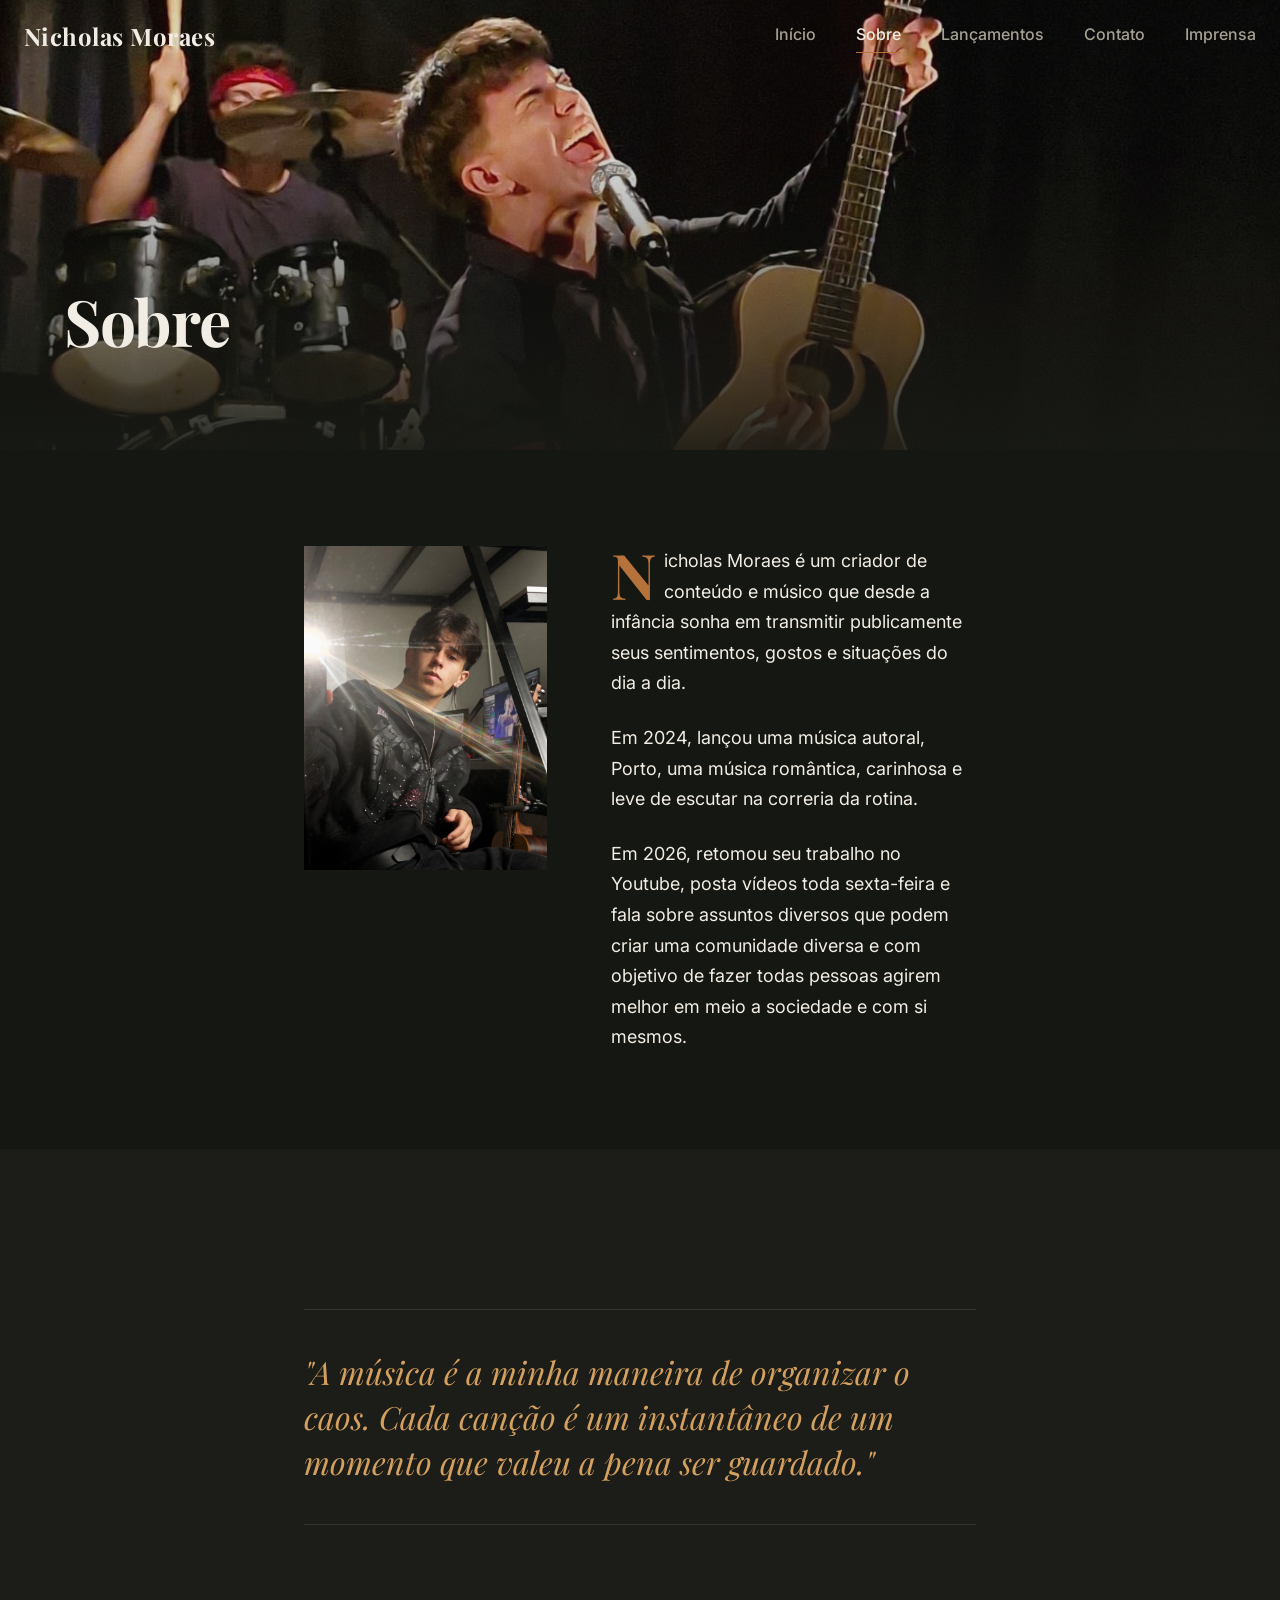
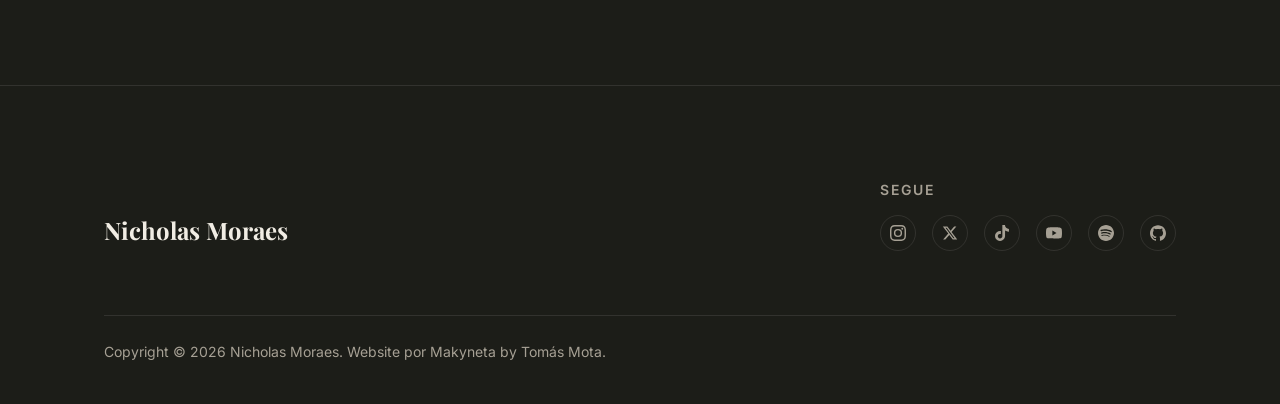
<file: sobre.html>
<!DOCTYPE html>
<html lang="pt-PT">
<head>
  <meta charset="UTF-8">
  <meta name="viewport" content="width=device-width, initial-scale=1.0">
  <title>Sobre | Nicholas Moraes</title>
  <meta name="description" content="Nicholas Moraes — músico, compositor e influenciador digital. Descobre música, bastidores e conteúdo autêntico.">

  <!-- Fonts -->
  <link rel="preconnect" href="https://fonts.googleapis.com">
  <link rel="preconnect" href="https://fonts.gstatic.com" crossorigin>
  <link href="https://fonts.googleapis.com/css2?family=Inter:wght@300;400;500;600;700&family=Playfair+Display:ital,wght@0,400;0,600;0,700;1,400;1,600&display=swap" rel="stylesheet">

  <!-- Styles -->
  <link rel="stylesheet" href="assets/css/style.css">

  <!-- Icons -->
  <link rel="icon" type="image/x-icon" href="favicon.ico">
  <link rel="apple-touch-icon" href="favicon.ico">
  <meta property="og:title" content="Sobre | Nicholas Moraes">
  <meta property="og:description" content="Nicholas Moraes — músico, compositor e influenciador digital. Descobre música, bastidores e conteúdo autêntico.">
  <meta property="og:image" content="https://makyneta.github.io/m0rwes/assets/images/nic/b6043b89-a17a-4467-a01e-5a7d01a55ee8.jpeg">
  <meta property="og:url" content="https://makyneta.github.io/m0rwes/sobre">
  <meta name="twitter:card" content="summary_large_image">
  <meta name="twitter:image" content="https://makyneta.github.io/m0rwes/assets/images/nic/b6043b89-a17a-4467-a01e-5a7d01a55ee8.jpeg">
</head>
<body>

  <div id="site-header"></div>

  <!-- ========== PAGE HERO ========== -->
  <section class="hero hero--page" aria-label="Sobre">
    <!-- REPLACE WITH HERO IMAGE FOR ABOUT PAGE -->
    <img src="assets/images/ui/page-top-img.jpeg" alt="" class="hero__image" loading="eager">
    <div class="hero__overlay" aria-hidden="true"></div>
    <div class="hero__content">
      <h1 class="hero__title fade-in">Sobre</h1>
    </div>
  </section>

  <!-- ========== BIOGRAPHY ========== -->
  <section class="section section--dark" aria-labelledby="bio-title">
    <div class="container container--narrow">
      <div class="bio">
        <div class="bio__image fade-in">
          <img src="assets/images/nic/b4a24d1e-d404-4322-9b4e-464e8e996753.jpeg" alt="Nicholas Moraes — retrato editorial" loading="lazy">
        </div>

        <div class="bio__text fade-in">
          <h2 id="bio-title" class="sr-only">Biografia</h2>

          <!--
            TEXTO A SER SUBSTITUÍDO PELO NICHOLAS
            ---------------------------------------
            Esta secção contém texto placeholder. O Nicholas deve fornecer
            a biografia profissional completa — incluindo o percurso musical,
            a atividade como influenciador digital, parcerias, colaborações,
            marcos de carreira e objetivos futuros.

            O drop-cap (.drop-cap) aplica uma primeira letra ornamentada
            ao primeiro parágrafo automaticamente.
          -->
          <p class="drop-cap">
            Nicholas Moraes é um criador de conteúdo e músico que desde a infância sonha em transmitir publicamente seus
            sentimentos, gostos e situações do dia a dia.
          </p>
          <p>
            Em 2024, lançou uma música autoral, Porto, uma música romântica, carinhosa e leve de escutar na correria da rotina.
          </p>
          <p>
            Em 2026, retomou seu trabalho no Youtube, posta vídeos toda sexta-feira e fala sobre assuntos diversos que podem criar
            uma comunidade diversa e com objetivo de fazer todas pessoas agirem melhor em meio a sociedade e com si mesmos.
          </p>
        </div>
      </div>
    </div>
  </section>

  <!-- ========== PULL QUOTE ========== -->
  <section class="section section--light">
    <div class="container container--narrow">
      <blockquote class="pull-quote fade-in">
        "A música é a minha maneira de organizar o caos. Cada canção é um
        instantâneo de um momento que valeu a pena ser guardado."
      </blockquote>
    </div>
  </section>

  <!-- ========== CTA ========== -->
  <!-- <section class="section section--green">
    <div class="container container--narrow" style="text-align: center;">
      <p class="fade-in" style="font-size: var(--text-lg); font-weight: 500;">
        Queremos ouvir-te.
      </p>
      <p class="fade-in delay-1" style="color: var(--color-text-muted); margin-bottom: var(--space-lg);">
        Entra em contacto para colaborações, parcerias ou simplesmente para dizer olá.
      </p>
      <a href="contacto" class="btn btn--primary fade-in delay-2">Entrar em Contacto</a>
    </div>
  </section> -->

  <div id="site-footer"></div>

  <script src="assets/js/include.js"></script>
  <script src="assets/js/main.js"></script>
</body>
</html>
</file>
<file: assets/css/style.css>
/* ====================================
   NICHOLAS MORAES — Style Sheet
   All custom properties, typography,
   layout, and component styles.
   ==================================== */

/* ------------------------------------
   1. CUSTOM PROPERTIES
   ------------------------------------ */
:root {
  /* Colour palette */
  --color-base:         #151712;
  --color-base-light:   #1c1d18;
  --color-base-lighter: #242520;
  --color-accent:       #b5723a;
  --color-accent-hover: #c9864e;
  --color-accent-light: #d4a05f;
  --color-text:         #f1ede4;
  --color-text-muted:   #a6a094;
  --color-green:        #2c3a2e;
  --color-green-light:  #3d4f40;
  --color-border:       rgba(241, 237, 228, 0.1);
  --color-border-strong:rgba(241, 237, 228, 0.2);

  /* Typography */
  --font-display: 'Playfair Display', Georgia, 'Times New Roman', serif;
  --font-body:    'Inter', -apple-system, BlinkMacSystemFont, 'Segoe UI', Roboto, sans-serif;

  /* Type scale (clamp for fluid) */
  --text-xs: clamp(0.75rem, 0.7rem + 0.25vw, 0.875rem);
  --text-sm: clamp(0.875rem, 0.8rem + 0.35vw, 1rem);
  --text-base: clamp(1rem, 0.9rem + 0.5vw, 1.125rem);
  --text-md: clamp(1.125rem, 1rem + 0.6vw, 1.25rem);
  --text-lg: clamp(1.25rem, 1.1rem + 0.8vw, 1.5rem);
  --text-xl: clamp(1.5rem, 1.2rem + 1.5vw, 2rem);
  --text-2xl: clamp(2rem, 1.5rem + 2.5vw, 3rem);
  --text-3xl: clamp(2.5rem, 1.8rem + 3.5vw, 4rem);
  --text-4xl: clamp(3rem, 2rem + 5vw, 5.5rem);

  /* Spacing scale (4px base) */
  --space-xs:  0.5rem;    /* 8px  */
  --space-sm:  1rem;      /* 16px */
  --space-md:  1.5rem;    /* 24px */
  --space-lg:  2.5rem;    /* 40px */
  --space-xl:  4rem;      /* 64px */
  --space-2xl: 6rem;      /* 96px */
  --space-3xl: 8rem;      /* 128px */

  /* Layout */
  --max-width: 1200px;
  --max-width-narrow: 800px;
  --header-height: 4rem;

  /* Transitions */
  --ease-out: cubic-bezier(0.22, 1, 0.36, 1);
  --ease-in-out: cubic-bezier(0.65, 0, 0.35, 1);
  --transition-fast: 200ms var(--ease-out);
  --transition-base: 350ms var(--ease-out);
  --transition-slow: 500ms var(--ease-out);

  /* Z-index scale */
  --z-header:  100;
  --z-banner:  200;
  --z-overlay: 300;
  --z-lightbox: 400;
}


/* ------------------------------------
   2. RESET & BASE
   ------------------------------------ */
*, *::before, *::after {
  box-sizing: border-box;
  margin: 0;
  padding: 0;
}

html {
  scroll-behavior: smooth;
  -webkit-font-smoothing: antialiased;
  -moz-osx-font-smoothing: grayscale;
  text-rendering: optimizeLegibility;
}

body {
  font-family: var(--font-body);
  font-size: var(--text-base);
  line-height: 1.7;
  color: var(--color-text);
  background-color: var(--color-base);
  min-height: 100vh;
  opacity: 0;
  animation: page-fade-in 0.6s var(--ease-out) forwards;
}

@keyframes page-fade-in {
  from { opacity: 0; transform: translateY(8px); }
  to   { opacity: 1; transform: translateY(0); }
}

@media (prefers-reduced-motion: reduce) {
  body {
    animation: none;
    opacity: 1;
  }
}

img {
  display: block;
  max-width: 100%;
  height: auto;
}

a {
  color: var(--color-accent-light);
  text-decoration: none;
  transition: color var(--transition-fast);
}

a:hover {
  color: var(--color-accent);
}

a:focus-visible {
  outline: 2px solid var(--color-accent);
  outline-offset: 2px;
}

ul {
  list-style: none;
}

button {
  font-family: inherit;
  cursor: pointer;
  border: none;
  background: none;
  color: inherit;
}

button:focus-visible {
  outline: 2px solid var(--color-accent);
  outline-offset: 2px;
}

::selection {
  background: var(--color-accent);
  color: var(--color-base);
}


/* ------------------------------------
   3. TYPOGRAPHY
   ------------------------------------ */
h1, h2, h3, h4, h5, h6 {
  font-family: var(--font-display);
  font-weight: 600;
  line-height: 1.2;
  letter-spacing: -0.01em;
}

h1 { font-size: var(--text-3xl); }
h2 { font-size: var(--text-2xl); }
h3 { font-size: var(--text-xl); }
h4 { font-size: var(--text-lg); }

p {
  margin-bottom: var(--space-md);
}

p:last-child {
  margin-bottom: 0;
}

/* Large display text for hero */
.display-large {
  font-family: var(--font-display);
  font-size: var(--text-4xl);
  font-weight: 700;
  line-height: 1.05;
  letter-spacing: -0.02em;
}

/* Section label — small uppercase above titles */
.section-label {
  font-family: var(--font-body);
  font-size: var(--text-xs);
  font-weight: 500;
  text-transform: uppercase;
  letter-spacing: 0.15em;
  color: var(--color-accent-light);
  margin-bottom: var(--space-sm);
}

/* Drop cap for editorial text */
.drop-cap::first-letter {
  font-family: var(--font-display);
  font-size: 3.5em;
  font-weight: 700;
  float: left;
  line-height: 0.85;
  margin-right: 0.5rem;
  margin-top: 0.1rem;
  color: var(--color-accent);
}

/* Pull quote */
.pull-quote {
  font-family: var(--font-display);
  font-size: var(--text-xl);
  font-style: italic;
  line-height: 1.4;
  color: var(--color-accent-light);
  padding: var(--space-lg) 0;
  border-top: 1px solid var(--color-border);
  border-bottom: 1px solid var(--color-border);
  margin: var(--space-xl) 0;
}


/* ------------------------------------
   4. LAYOUT UTILITIES
   ------------------------------------ */
.container {
  width: 100%;
  max-width: var(--max-width);
  margin: 0 auto;
  padding: 0 var(--space-md);
}

.container--narrow {
  max-width: var(--max-width-narrow);
}

.sr-only {
  position: absolute;
  width: 1px;
  height: 1px;
  padding: 0;
  margin: -1px;
  overflow: hidden;
  clip: rect(0, 0, 0, 0);
  border: 0;
}

/* Section block */
.section {
  padding: var(--space-2xl) 0;
  scroll-margin-top: var(--header-height);
}

.section--dark {
  background: var(--color-base);
}

.section--light {
  background: var(--color-base-light);
}

.section--green {
  background: var(--color-green);
}

.section__title {
  margin-bottom: var(--space-lg);
}

.section__header {
  margin-bottom: var(--space-xl);
}


/* ------------------------------------
   5. HEADER
   ------------------------------------ */
.site-header {
  position: fixed;
  top: 0;
  left: 0;
  right: 0;
  z-index: var(--z-header);
  height: var(--header-height);
  display: flex;
  align-items: center;
  justify-content: space-between;
  padding: 0 var(--space-md);
  background: transparent;
  transition: background var(--transition-base), backdrop-filter var(--transition-base);
}

.site-header.scrolled {
  background: rgba(21, 23, 18, 0.92);
  backdrop-filter: blur(12px);
  -webkit-backdrop-filter: blur(12px);
}

.site-header__logo {
  font-family: var(--font-display);
  font-size: var(--text-lg);
  font-weight: 700;
  color: var(--color-text);
  letter-spacing: 0.02em;
  text-decoration: none;
  z-index: 2;
}

.site-header__logo:hover {
  color: var(--color-text);
}

/* Navigation */
.nav-list {
  display: flex;
  align-items: center;
  gap: var(--space-lg);
}

.nav-link {
  font-family: var(--font-body);
  font-size: var(--text-sm);
  font-weight: 500;
  color: var(--color-text-muted);
  text-decoration: none;
  position: relative;
  padding-bottom: 2px;
  transition: color var(--transition-fast);
}

.nav-link::after {
  content: '';
  position: absolute;
  bottom: -2px;
  left: 0;
  width: 0;
  height: 1px;
  background: var(--color-accent);
  transition: width var(--transition-base);
}

.nav-link:hover,
.nav-link.active {
  color: var(--color-text);
}

.nav-link:hover::after,
.nav-link.active::after {
  width: 100%;
}

/* Mobile nav toggle */
.nav-toggle {
  display: none;
  flex-direction: column;
  justify-content: center;
  align-items: center;
  width: 2.5rem;
  height: 2.5rem;
  position: relative;
  z-index: 2;
  background: none;
  border: none;
  cursor: pointer;
  padding: 0.5rem;
}

.nav-toggle__line {
  display: block;
  width: 1.5rem;
  height: 1.5px;
  background: var(--color-text);
  transition: all var(--transition-base);
  position: absolute;
}

.nav-toggle__line:nth-child(1) {
  transform: translateY(-5px);
}

.nav-toggle__line:nth-child(2) {
  transform: translateY(5px);
}

.nav-toggle.active .nav-toggle__line:nth-child(1) {
  transform: rotate(45deg);
}

.nav-toggle.active .nav-toggle__line:nth-child(2) {
  transform: rotate(-45deg);
}

/* Mobile nav */
@media (max-width: 767px) {
  .nav-toggle {
    display: flex;
  }

  .nav-list {
    position: fixed;
    top: 0;
    left: 0;
    right: 0;
    bottom: 0;
    background: var(--color-base);
    flex-direction: column;
    justify-content: center;
    gap: var(--space-md);
    opacity: 0;
    pointer-events: none;
    transition: opacity var(--transition-base);
  }

  .nav-list.open {
    opacity: 1;
    pointer-events: all;
  }

  .nav-link {
    font-size: var(--text-xl);
  }
}


/* ------------------------------------
   6. TIKTOK LIVE BANNER
   ------------------------------------ */
.live-banner {
  position: fixed;
  top: 0;
  left: 0;
  right: 0;
  z-index: var(--z-banner);
  background: var(--color-green);
  padding: 0.75rem var(--space-md);
  transform: translateY(-100%);
  transition: transform var(--transition-base);
  display: flex;
  align-items: center;
  justify-content: center;
  gap: var(--space-sm);
}

.live-banner.visible {
  transform: translateY(var(--header-height));
}

.live-banner__dot {
  width: 8px;
  height: 8px;
  border-radius: 50%;
  background: #e74c3c;
  flex-shrink: 0;
  animation: live-pulse 1.5s ease-in-out infinite;
}

.live-banner__text {
  font-size: var(--text-sm);
  font-weight: 500;
}

.live-banner__handle {
  font-weight: 600;
  color: var(--color-text);
}

.live-banner__link {
  font-size: var(--text-sm);
  font-weight: 600;
  color: var(--color-accent-light);
  padding: 0.25rem 0.75rem;
  border: 1px solid var(--color-accent);
  border-radius: 2px;
  transition: all var(--transition-fast);
  white-space: nowrap;
}

.live-banner__link:hover {
  background: var(--color-accent);
  color: var(--color-base);
}

@keyframes live-pulse {
  0%, 100% { opacity: 1; transform: scale(1); }
  50% { opacity: 0.6; transform: scale(1.3); }
}


/* ------------------------------------
   7. HERO
   ------------------------------------ */
.hero {
  position: relative;
  width: 100%;
  height: 100vh;
  min-height: 600px;
  overflow: hidden;
  display: flex;
  align-items: flex-end;
}

.hero__image {
  position: absolute;
  inset: 0;
  width: 100%;
  height: 100%;
  object-fit: cover;
  object-position: center 30%;
}

.hero__overlay {
  position: absolute;
  inset: 0;
  z-index: 1;
  background: linear-gradient(
    to top,
    rgba(21, 23, 18, 0.92) 0%,
    rgba(21, 23, 18, 0.5) 35%,
    rgba(21, 23, 18, 0.15) 65%
  );
  pointer-events: none;
}

.hero::after {
  content: '';
  position: absolute;
  inset: 0;
  z-index: 2;
  opacity: 0.04;
  background-image: url("data:image/svg+xml,%3Csvg viewBox='0 0 256 256' xmlns='http://www.w3.org/2000/svg'%3E%3Cfilter id='n'%3E%3CfeTurbulence type='fractalNoise' baseFrequency='0.85' numOctaves='4' stitchTiles='stitch'/%3E%3C/filter%3E%3Crect width='100%25' height='100%25' filter='url(%23n)'/%3E%3C/svg%3E");
  background-repeat: repeat;
  background-size: 256px 256px;
  pointer-events: none;
}

.hero__content {
  position: relative;
  z-index: 3;
  padding: var(--space-2xl) var(--space-md);
  max-width: var(--max-width);
  width: 100%;
  margin: 0 auto;
}

.hero__title {
  font-family: var(--font-display);
  font-size: var(--text-4xl);
  font-weight: 700;
  line-height: 1.05;
  letter-spacing: -0.02em;
  max-width: 10ch;
}

.hero__tagline {
  font-size: var(--text-md);
  color: var(--color-text-muted);
  margin-top: var(--space-sm);
  max-width: 40ch;
}

.hero__cta {
  margin-top: var(--space-lg);
}

/* Small hero for inner pages */
.hero--page {
  height: 50vh;
  min-height: 350px;
  align-items: flex-end;
}

.hero--page .hero__title {
  font-size: var(--text-3xl);
}


/* ------------------------------------
   8. BUTTONS
   ------------------------------------ */
.btn {
  display: inline-flex;
  align-items: center;
  gap: 0.5rem;
  font-family: var(--font-body);
  font-size: var(--text-sm);
  font-weight: 600;
  padding: 0.75rem 1.75rem;
  border: 1px solid transparent;
  border-radius: 2px;
  transition: all var(--transition-fast);
  cursor: pointer;
  text-decoration: none;
  line-height: 1;
}

.btn--primary {
  background: var(--color-accent);
  color: var(--color-base);
  border-color: var(--color-accent);
}

.btn--primary:hover {
  background: var(--color-accent-hover);
  border-color: var(--color-accent-hover);
  color: var(--color-base);
}

.btn--outline {
  background: transparent;
  color: var(--color-text);
  border-color: var(--color-border-strong);
}

.btn--outline:hover {
  border-color: var(--color-accent);
  color: var(--color-accent-light);
}

.btn--small {
  font-size: var(--text-xs);
  padding: 0.5rem 1rem;
}


/* ------------------------------------
   9. FEATURED RELEASE (Homepage)
   ------------------------------------ */
.featured-release {
  display: grid;
  grid-template-columns: 1fr;
  gap: var(--space-xl);
  align-items: center;
}

.featured-release__art {
  position: relative;
  aspect-ratio: 1;
  overflow: hidden;
  max-width: 500px;
  margin: 0 auto;
}

.featured-release__art img {
  width: 100%;
  height: 100%;
  object-fit: cover;
}

.featured-release__info {
  display: flex;
  flex-direction: column;
  gap: var(--space-sm);
}

.featured-release__date {
  font-size: var(--text-sm);
  color: var(--color-text-muted);
}

.featured-release__title {
  font-size: var(--text-2xl);
  margin-bottom: 0;
}

.featured-release__description {
  color: var(--color-text-muted);
  max-width: 55ch;
}

.streaming-links {
  display: flex;
  gap: var(--space-sm);
  margin-top: var(--space-sm);
}

.streaming-link {
  display: flex;
  align-items: center;
  justify-content: center;
  width: 2.5rem;
  height: 2.5rem;
  border: 1px solid var(--color-border);
  border-radius: 50%;
  transition: all var(--transition-fast);
  color: var(--color-text-muted);
}

.streaming-link:hover {
  border-color: var(--color-accent);
  color: var(--color-accent-light);
  background: rgba(181, 114, 58, 0.1);
}

.streaming-link svg {
  width: 1.25rem;
  height: 1.25rem;
  fill: currentColor;
}


/* ------------------------------------
   10. ABOUT TEASER
   ------------------------------------ */
.about-teaser {
  display: grid;
  grid-template-columns: 1fr;
  gap: var(--space-xl);
  align-items: center;
}

.about-teaser__image {
  position: relative;
  aspect-ratio: 4 / 5;
  overflow: hidden;
  max-width: 500px;
  margin: 0 auto;
}

.about-teaser__image img {
  width: 100%;
  height: 100%;
  object-fit: cover;
}

.about-teaser__text p {
  color: var(--color-text-muted);
}

.about-teaser__link {
  margin-top: var(--space-md);
  display: inline-block;
}

/* Gallery teaser strip */
.gallery-teaser {
  display: grid;
  grid-template-columns: repeat(2, 1fr);
  gap: var(--space-xs);
}

.gallery-teaser__item {
  position: relative;
  aspect-ratio: 1;
  overflow: hidden;
  cursor: pointer;
  border-radius: 2px;
}

.gallery-teaser__item::after {
  content: '';
  position: absolute;
  inset: 0;
  background: rgba(0, 0, 0, 0);
  transition: background var(--transition-base);
  z-index: 1;
}

.gallery-teaser__item:hover::after {
  background: rgba(0, 0, 0, 0.25);
}

.gallery-teaser__item img {
  width: 100%;
  height: 100%;
  object-fit: cover;
  transition: transform var(--transition-slow);
}

.gallery-teaser__item:hover img {
  transform: scale(1.05);
}

.gallery-teaser__item--wide {
  aspect-ratio: 2 / 1;
  grid-column: span 2;
}


/* ------------------------------------
   11. GALLERY GRID (Full Page)
   ------------------------------------ */
.gallery-grid {
  display: grid;
  grid-template-columns: repeat(2, 1fr);
  gap: var(--space-xs);
}

.gallery-grid__item {
  position: relative;
  aspect-ratio: 1;
  overflow: hidden;
  cursor: pointer;
}

.gallery-grid__item img {
  width: 100%;
  height: 100%;
  object-fit: cover;
  transition: transform var(--transition-slow);
}

.gallery-grid__item:hover img {
  transform: scale(1.05);
}

.gallery-grid__item--tall {
  aspect-ratio: 1 / 1.5;
  grid-row: span 2;
}

.gallery-grid__item--wide {
  aspect-ratio: 2 / 1;
  grid-column: span 2;
}


/* ------------------------------------
   12. LIGHTBOX
   ------------------------------------ */
.lightbox {
  position: fixed;
  inset: 0;
  z-index: var(--z-lightbox);
  background: rgba(0, 0, 0, 0.95);
  display: flex;
  align-items: center;
  justify-content: center;
  opacity: 0;
  pointer-events: none;
  transition: opacity var(--transition-base);
}

.lightbox.active {
  opacity: 1;
  pointer-events: all;
}

.lightbox__image {
  max-width: 90vw;
  max-height: 85vh;
  object-fit: contain;
  opacity: 0;
  transition: opacity var(--transition-base);
}

.lightbox__image.loaded {
  opacity: 1;
}

.lightbox__close,
.lightbox__prev,
.lightbox__next {
  position: absolute;
  background: transparent;
  border: none;
  color: var(--color-text);
  cursor: pointer;
  font-size: 1.5rem;
  padding: 0.75rem;
  transition: color var(--transition-fast);
  z-index: 1;
}

.lightbox__close:hover,
.lightbox__prev:hover,
.lightbox__next:hover {
  color: var(--color-accent-light);
}

.lightbox__close {
  top: var(--space-sm);
  right: var(--space-sm);
}

.lightbox__prev {
  left: var(--space-sm);
  top: 50%;
  transform: translateY(-50%);
}

.lightbox__next {
  right: var(--space-sm);
  top: 50%;
  transform: translateY(-50%);
}

.lightbox__counter {
  position: absolute;
  bottom: var(--space-md);
  left: 50%;
  transform: translateX(-50%);
  font-size: var(--text-sm);
  color: var(--color-text-muted);
  font-variant-numeric: tabular-nums;
}


/* ------------------------------------
   13. ABOUT PAGE
   ------------------------------------ */
.bio {
  display: grid;
  grid-template-columns: 1fr;
  gap: var(--space-xl);
}

.bio__image {
  position: relative;
  aspect-ratio: 3 / 4;
  overflow: hidden;
  max-width: 500px;
  margin: 0 auto;
}

.bio__image img {
  width: 100%;
  height: 100%;
  object-fit: cover;
}

.bio__text {
  font-size: var(--text-base);
}

/* Timeline / Highlights */
.timeline {
  position: relative;
  padding-left: var(--space-lg);
}

.timeline::before {
  content: '';
  position: absolute;
  left: 0;
  top: 0;
  bottom: 0;
  width: 1px;
  background: var(--color-border);
}

.timeline-item {
  position: relative;
  padding-bottom: var(--space-lg);
}

.timeline-item:last-child {
  padding-bottom: 0;
}

.timeline-item::before {
  content: '';
  position: absolute;
  left: calc(-1 * var(--space-lg) + 1px);
  top: 0.5rem;
  width: 8px;
  height: 8px;
  border-radius: 50%;
  background: var(--color-accent);
  transform: translateX(-50%);
}

.timeline-item__year {
  font-family: var(--font-display);
  font-size: var(--text-sm);
  font-weight: 600;
  color: var(--color-accent-light);
  margin-bottom: 0.25rem;
}

.timeline-item__title {
  font-weight: 600;
  margin-bottom: 0.25rem;
}

.timeline-item__description {
  font-size: var(--text-sm);
  color: var(--color-text-muted);
}

/* Press logos (placeholder) */
.press-logos {
  display: flex;
  flex-wrap: wrap;
  gap: var(--space-lg);
  align-items: center;
  justify-content: center;
  padding: var(--space-lg);
  border: 1px solid var(--color-border);
  border-radius: 2px;
}

.press-logo {
  height: 2rem;
  opacity: 0.4;
  transition: opacity var(--transition-fast);
  filter: brightness(0) invert(0.85);
}

.press-logo:hover {
  opacity: 0.7;
}


/* ------------------------------------
   14. RELEASES PAGE
   ------------------------------------ */
.release-feature {
  display: grid;
  grid-template-columns: 1fr;
  gap: var(--space-xl);
  align-items: start;
}

.release-feature__art {
  position: relative;
  aspect-ratio: 1;
  overflow: hidden;
  max-width: 450px;
  margin: 0 auto;
}

.release-feature__art img {
  width: 100%;
  height: 100%;
  object-fit: cover;
}

.release-feature__info {
  display: flex;
  flex-direction: column;
  gap: var(--space-md);
}

.release-feature__type {
  font-size: var(--text-xs);
  font-weight: 500;
  text-transform: uppercase;
  letter-spacing: 0.15em;
  color: var(--color-accent-light);
}

.release-feature__title {
  font-size: var(--text-2xl);
  margin-bottom: 0;
}

.release-feature__date {
  font-size: var(--text-sm);
  color: var(--color-text-muted);
}

.release-feature__description {
  color: var(--color-text-muted);
  max-width: 55ch;
  line-height: 1.8;
}

/* Coming Soon section */
.coming-soon {
  text-align: center;
  padding: var(--space-2xl) var(--space-md);
  border-top: 1px solid var(--color-border);
}

.coming-soon__icon {
  font-size: var(--text-2xl);
  margin-bottom: var(--space-sm);
  opacity: 0.5;
}

.coming-soon__title {
  margin-bottom: var(--space-sm);
}

.coming-soon__text {
  color: var(--color-text-muted);
  max-width: 40ch;
  margin: 0 auto var(--space-lg);
}

.notify-form {
  display: flex;
  gap: var(--space-xs);
  max-width: 400px;
  margin: 0 auto;
}

.notify-form__input {
  flex: 1;
  padding: 0.75rem 1rem;
  background: var(--color-base-lighter);
  border: 1px solid var(--color-border);
  border-radius: 2px;
  font-family: var(--font-body);
  font-size: var(--text-sm);
  color: var(--color-text);
  transition: border-color var(--transition-fast);
}

.notify-form__input:focus {
  outline: none;
  border-color: var(--color-accent);
}

.notify-form__input::placeholder {
  color: var(--color-text-muted);
}


/* ------------------------------------
   15. CONTACT PAGE
   ------------------------------------ */
.contact-grid {
  display: grid;
  grid-template-columns: 1fr;
  gap: var(--space-xl);
}

.contact-form {
  display: flex;
  flex-direction: column;
  gap: var(--space-md);
}

.form-group {
  display: flex;
  flex-direction: column;
  gap: 0.375rem;
}

.form-group__label {
  font-size: var(--text-sm);
  font-weight: 500;
  color: var(--color-text-muted);
}

.form-group__input,
.form-group__textarea {
  padding: 0.75rem 0;
  background: transparent;
  border: none;
  border-bottom: 1px solid var(--color-border);
  font-family: var(--font-body);
  font-size: var(--text-base);
  color: var(--color-text);
  transition: border-color var(--transition-fast);
  resize: vertical;
}

.form-group__input:focus,
.form-group__textarea:focus {
  outline: none;
  border-bottom-color: var(--color-accent);
}

.form-group__textarea {
  min-height: 120px;
}

/* Booking / Business inquiry */
.booking-note {
  padding: var(--space-lg);
  background: var(--color-base-lighter);
  border-left: 2px solid var(--color-accent);
}

.booking-note__title {
  font-family: var(--font-display);
  font-size: var(--text-lg);
  margin-bottom: var(--space-sm);
}

.booking-note__text {
  color: var(--color-text-muted);
  font-size: var(--text-sm);
}

/* Contact social links */
.contact-social {
  display: flex;
  gap: var(--space-md);
  margin-top: var(--space-sm);
}

.contact-social__link {
  display: flex;
  align-items: center;
  justify-content: center;
  width: 3rem;
  height: 3rem;
  border: 1px solid var(--color-border);
  border-radius: 50%;
  transition: all var(--transition-fast);
  color: var(--color-text-muted);
}

.contact-social__link:hover {
  border-color: var(--color-accent);
  color: var(--color-accent-light);
  background: rgba(181, 114, 58, 0.1);
}

.contact-social__link svg {
  width: 1.25rem;
  height: 1.25rem;
  fill: currentColor;
}


/* ------------------------------------
   16. FOOTER
   ------------------------------------ */
.site-footer {
  background: var(--color-base-light);
  border-top: 1px solid var(--color-border);
  padding: var(--space-2xl) 0 var(--space-lg);
}

.footer-grid {
  display: flex;
  flex-direction: column;
  gap: var(--space-lg);
  align-items: flex-start;
}

.footer__logo {
  font-family: var(--font-display);
  font-size: var(--text-lg);
  font-weight: 700;
}

.footer__heading {
  font-family: var(--font-body);
  font-size: var(--text-xs);
  font-weight: 600;
  text-transform: uppercase;
  letter-spacing: 0.15em;
  color: var(--color-text-muted);
  margin-bottom: var(--space-sm);
}

.footer__social {
  display: flex;
  flex-wrap: wrap;
  gap: var(--space-sm);
}

.footer__social-link {
  display: flex;
  align-items: center;
  justify-content: center;
  width: 2.25rem;
  height: 2.25rem;
  border: 1px solid var(--color-border);
  border-radius: 50%;
  transition: all var(--transition-fast);
  color: var(--color-text-muted);
}

.footer__social-link:hover {
  border-color: var(--color-accent);
  color: var(--color-accent-light);
}

.footer__social-link svg {
  width: 1rem;
  height: 1rem;
  fill: currentColor;
}

.footer__bottom {
  margin-top: var(--space-xl);
  padding-top: var(--space-md);
  border-top: 1px solid var(--color-border);
}

.footer__copyright {
  font-size: var(--text-xs);
  color: var(--color-text-muted);
}

.footer__copyright a {
  color: var(--color-text-muted);
}

.footer__copyright a:hover {
  color: var(--color-accent-light);
}


/* ------------------------------------
   17. SCROLL ANIMATIONS
   ------------------------------------ */
.fade-in {
  opacity: 0;
  transform: translateY(20px);
  transition: opacity 0.6s var(--ease-out), transform 0.6s var(--ease-out);
}

.fade-in.visible {
  opacity: 1;
  transform: translateY(0);
}

.fade-in--left {
  opacity: 0;
  transform: translateX(-20px);
  transition: opacity 0.6s var(--ease-out), transform 0.6s var(--ease-out);
}

.fade-in--left.visible {
  opacity: 1;
  transform: translateX(0);
}

.fade-in--right {
  opacity: 0;
  transform: translateX(20px);
  transition: opacity 0.6s var(--ease-out), transform 0.6s var(--ease-out);
}

.fade-in--right.visible {
  opacity: 1;
  transform: translateX(0);
}

.delay-1 { transition-delay: 100ms; }
.delay-2 { transition-delay: 200ms; }
.delay-3 { transition-delay: 300ms; }
.delay-4 { transition-delay: 400ms; }


/* ------------------------------------
   18. RESPONSIVE — TABLET & UP
   ------------------------------------ */
@media (min-width: 768px) {
  :root {
    --header-height: 4.5rem;
  }

  .featured-release {
    grid-template-columns: 1fr 1fr;
  }

  .featured-release__art {
    margin: 0;
  }

  .about-teaser {
    grid-template-columns: 1fr 1.2fr;
  }

  .about-teaser__image {
    margin: 0;
  }

  .gallery-teaser {
    grid-template-columns: repeat(3, 1fr);
  }

  .gallery-grid {
    grid-template-columns: repeat(3, 1fr);
  }

  .bio {
    grid-template-columns: 1fr 1.5fr;
  }

  .bio__image {
    margin: 0;
    position: sticky;
    top: calc(var(--header-height) + var(--space-lg));
  }

  .release-feature {
    grid-template-columns: 1fr 1fr;
  }

  .release-feature__art {
    margin: 0;
  }

  .contact-grid {
    grid-template-columns: 1.2fr 1fr;
  }

  .footer-grid {
    flex-direction: row;
    justify-content: space-between;
    align-items: flex-end;
  }
}


/* ------------------------------------
   19. RESPONSIVE — DESKTOP
   ------------------------------------ */
@media (min-width: 1024px) {
  .gallery-teaser {
    grid-template-columns: repeat(4, 1fr);
  }

  .gallery-teaser__item--wide {
    grid-column: span 2;
  }

  .gallery-grid {
    grid-template-columns: repeat(4, 1fr);
  }

  .container {
    padding: 0 var(--space-xl);
  }
}


/* ------------------------------------
   20. RESPONSIVE — WIDE
   ------------------------------------ */
@media (min-width: 1280px) {
  .gallery-grid {
    grid-template-columns: repeat(4, 1fr);
  }
}


/* ------------------------------------
    21. PLATFORM LINKS (ouvir page)
   ------------------------------------ */
.ouvir-platforms {
  display: flex;
  flex-direction: column;
  gap: 0.5rem;
}

.ouvir-platform {
  display: flex;
  align-items: center;
  justify-content: space-between;
  padding: 0.35rem 1rem;
  background: rgba(0, 0, 0, 0.35);
  backdrop-filter: blur(16px);
  -webkit-backdrop-filter: blur(16px);
  border: 1px solid rgba(241, 237, 228, 0.06);
  border-radius: 6px;
  text-decoration: none;
  color: #f1ede4;
  transition: background 0.25s, border-color 0.25s;
}

.ouvir-platform:hover {
  background: rgba(0, 0, 0, 0.45);
  border-color: rgba(241, 237, 228, 0.12);
}

.ouvir-platform__icon {
  display: flex;
  align-items: center;
  justify-content: center;
  height: 3.2rem;
  max-width: 70%;
  flex-shrink: 0;
}

.ouvir-platform__icon img {
  height: 100%;
  width: auto;
  max-width: 100%;
  display: block;
  object-fit: contain;
}

.ouvir-platform__arrow {
  font-size: 1rem;
  color: rgba(241, 237, 228, 0.3);
  transition: transform 0.2s, color 0.2s;
  flex-shrink: 0;
}

.ouvir-platform:hover .ouvir-platform__arrow {
  transform: translateX(4px);
  color: rgba(241, 237, 228, 0.6);
}

/* ------------------------------------
    22. PRINT STYLES
   ------------------------------------ */
@media print {
  .site-header,
  .site-footer,
  .live-banner,
  .lightbox { display: none; }

  body {
    color: #000;
    background: #fff;
  }

  a { color: #000; text-decoration: underline; }
}
</file>
